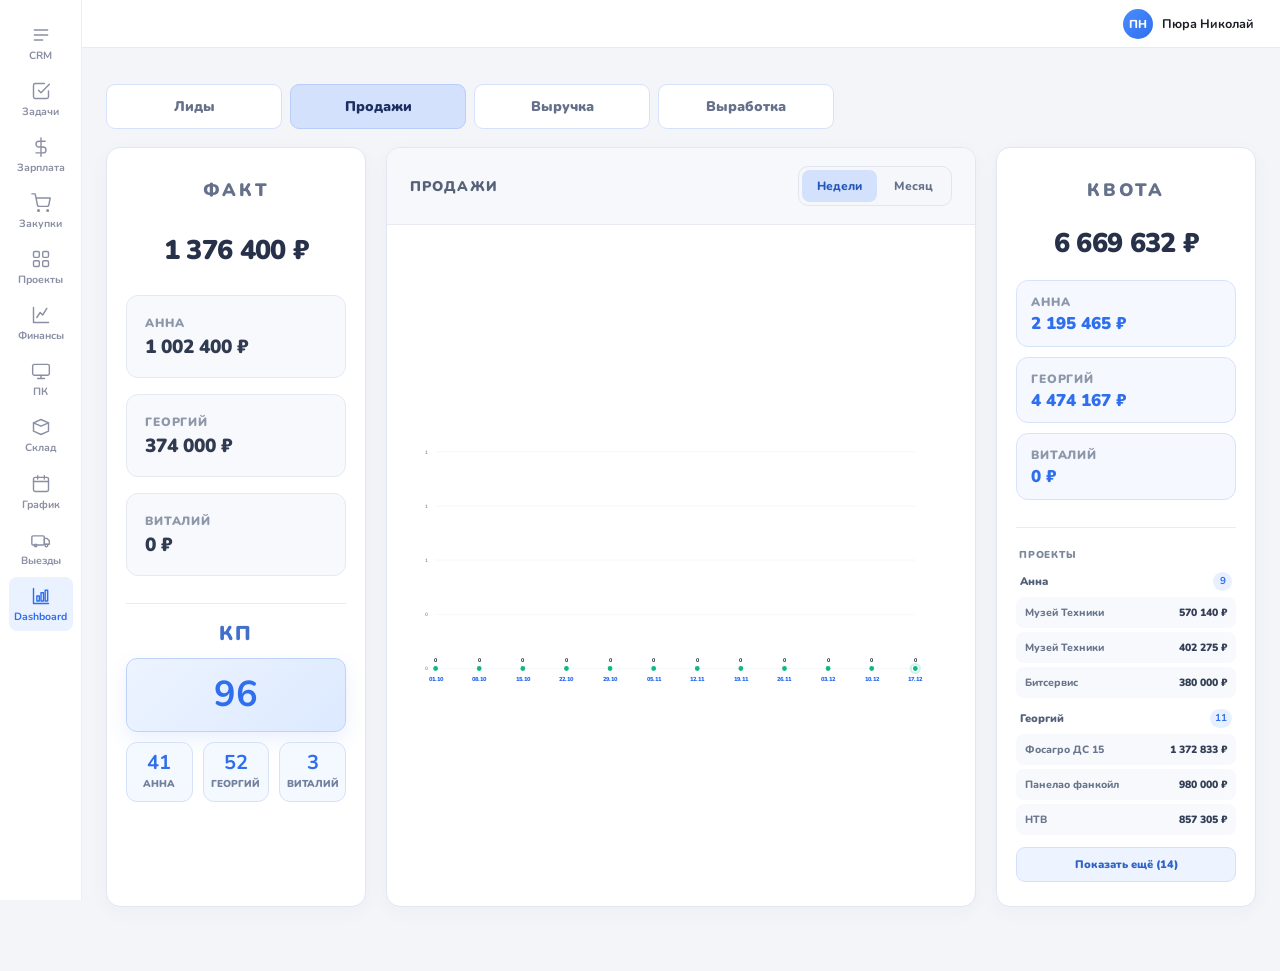
<file: assets/august31-dashboard/dashboard-report.html>
<!DOCTYPE html>
<html lang="ru">
<head>
  <meta charset="UTF-8">
  <meta name="viewport" content="width=device-width,initial-scale=1">
  <title>Dashboard · Climate</title>
  <link href="https://fonts.googleapis.com/css2?family=Nunito:wght@400;600;700;800;900&display=swap" rel="stylesheet">
  <link rel="stylesheet" href="dashboard-erp.css">
  <link rel="stylesheet" href="dashboard-report.css">
</head>
<body class="report-body">
<aside class="erp-sidebar" aria-label="Разделы ERP">
  <div class="erp-sidebar-scroll">
    <div class="erp-side-item" onclick="location.href='index.html'"><svg viewBox="0 0 24 24"><path d="M4 6h16M4 12h16M4 18h10"/></svg><span>CRM</span></div>
    <div class="erp-side-item" onclick="location.href='index_17.html'"><svg viewBox="0 0 24 24"><path d="M9 11l3 3L22 4"/><path d="M21 12v7a2 2 0 0 1-2 2H5a2 2 0 0 1-2-2V5a2 2 0 0 1 2-2h11"/></svg><span>Задачи</span></div>
    <div class="erp-side-item" onclick="location.href='index_18.html'"><svg viewBox="0 0 24 24"><path d="M12 1v22M17 5H9.5a3.5 3.5 0 0 0 0 7h5a3.5 3.5 0 0 1 0 7H6"/></svg><span>Зарплата</span></div>
    <div class="erp-side-item"><svg viewBox="0 0 24 24"><circle cx="9" cy="21" r="1"/><circle cx="20" cy="21" r="1"/><path d="M1 1h4l2.7 13.4a2 2 0 0 0 2 1.6h9.7a2 2 0 0 0 2-1.6L23 6H6"/></svg><span>Закупки</span></div>
    <div class="erp-side-item" onclick="location.href='index_19.html'"><svg viewBox="0 0 24 24"><rect x="3" y="3" width="7" height="7" rx="1.5"/><rect x="14" y="3" width="7" height="7" rx="1.5"/><rect x="3" y="14" width="7" height="7" rx="1.5"/><rect x="14" y="14" width="7" height="7" rx="1.5"/></svg><span>Проекты</span></div>
    <div class="erp-side-item" onclick="location.href='index_23.html'"><svg viewBox="0 0 24 24"><path d="M3 3v18h18"/><path d="M7 15l4-6 3 3 5-8"/></svg><span>Финансы</span></div>
    <div class="erp-side-item" onclick="location.href='index_24.html'"><svg viewBox="0 0 24 24"><rect x="2" y="4" width="20" height="13" rx="2"/><path d="M8 21h8M12 17v4"/></svg><span>ПК</span></div>
    <div class="erp-side-item"><svg viewBox="0 0 24 24"><path d="M3 7l9-4 9 4-9 4-9-4z"/><path d="M3 7v10l9 4 9-4V7"/></svg><span>Склад</span></div>
    <div class="erp-side-item" onclick="location.href='index_21.html'"><svg viewBox="0 0 24 24"><rect x="3" y="4" width="18" height="17" rx="2"/><path d="M3 9h18M8 2v4M16 2v4"/></svg><span>График</span></div>
    <div class="erp-side-item" onclick="location.href='index_22.html'"><svg viewBox="0 0 24 24"><rect x="1" y="7" width="15" height="11" rx="1.5"/><path d="M16 10h3l3 3v4h-6z"/><circle cx="5.5" cy="18.5" r="1.6"/><circle cx="18.5" cy="18.5" r="1.6"/></svg><span>Выезды</span></div>
    <div class="erp-side-item active"><svg viewBox="0 0 24 24"><path d="M3 3v18h18"/><rect x="7" y="12" width="3" height="6"/><rect x="12" y="8" width="3" height="10"/><rect x="17" y="5" width="3" height="13"/></svg><span>Dashboard</span></div>
  </div>
</aside>
<header class="erp-topbar"><span class="erp-page-label" id="pageLabel"></span><div class="erp-user-chip"><span class="erp-user-avatar">ПН</span><span class="erp-user-name">Пюра Николай</span></div></header>

<nav class="dashboard-section-tabs" aria-label="Разделы Dashboard">
  <a class="dashboard-section-tab" data-view="leads" href="dashboard.html">Лиды</a>
  <a class="dashboard-section-tab" data-view="sales" href="dashboard-report.html?view=sales">Продажи</a>
  <a class="dashboard-section-tab" data-view="revenue" href="dashboard-report.html?view=revenue">Выручка</a>
  <a class="dashboard-section-tab" data-view="production" href="dashboard-report.html?view=production">Выработка</a>
</nav>

<main class="report-wrap" id="reportRoot" aria-live="polite"></main>
<script src="dashboard-data.js"></script>
<script src="dashboard-live.js"></script>
<script src="dashboard-report.js"></script>
</body>
</html>
</file>
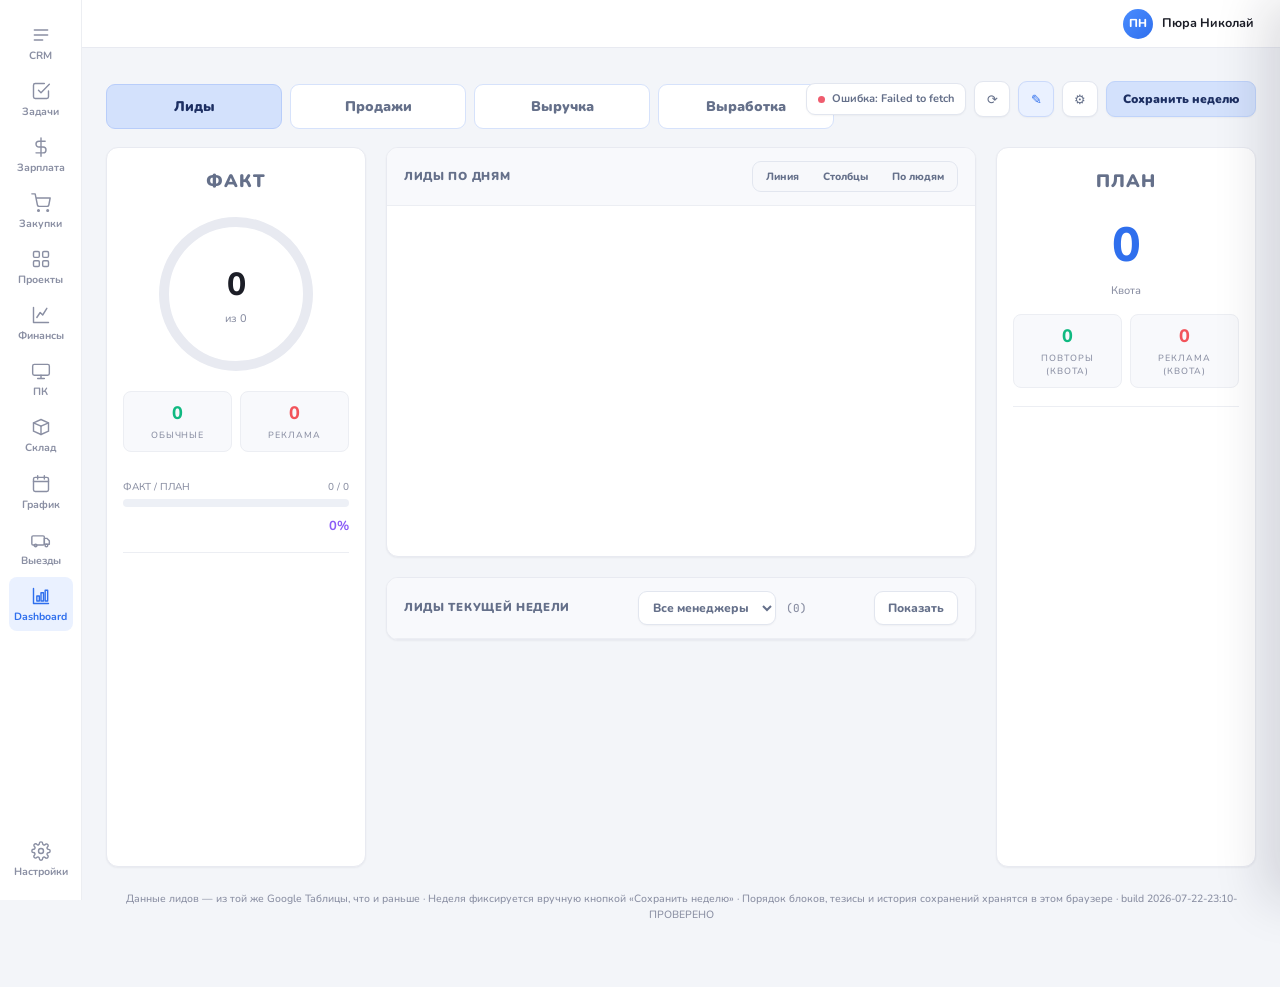
<file: assets/august31-dashboard/dashboard.html>
<!DOCTYPE html>
<html lang="ru">
<head>
<meta charset="UTF-8">
<meta name="viewport" content="width=device-width, initial-scale=1.0">
<title>Dashboard — ERP</title>
<link rel="preconnect" href="https://fonts.googleapis.com">
<link href="https://fonts.googleapis.com/css2?family=Orbitron:wght@600;800&family=Rajdhani:wght@500;600;700&family=JetBrains+Mono:wght@400;600;700&display=swap" rel="stylesheet">
<style>
  :root{
    --bg: #05070f;
    --panel: #12162a;
    --panel-2: #171b34;
    --line: #262c4d;
    --text: #eef0fb;
    --text-dim: #7d84ad;
    --accent: #22d3ee;
    --accent-2: #a855f7;
    --accent-3: #ec4899;
    --accent-dim: #2f5a75;
    --ok: #34e0a1;
    --warn: #ff5d7a;
    --font-size: 14px;
    --gap: 14px;
    --radius: 12px;
    --maxw: 2000px;
    --panel-alpha: 0.62;
    --mono: 'JetBrains Mono', 'Courier New', monospace;
    --sans: 'Rajdhani', -apple-system, 'Segoe UI', sans-serif;
    --display: 'Orbitron', 'Rajdhani', sans-serif;
  }
  *{box-sizing:border-box;}
  html,body{margin:0;padding:0;}
  body{
    background:
      radial-gradient(1100px 620px at 12% -10%, rgba(168,85,247,.10) 0%, transparent 60%),
      radial-gradient(1100px 620px at 90% 4%, rgba(34,211,238,.08) 0%, transparent 58%),
      radial-gradient(700px 500px at 50% 110%, rgba(236,72,153,.06) 0%, transparent 60%),
      var(--bg);
    color:var(--text);
    font-family:var(--sans);
    font-size:var(--font-size);
    font-weight:500;
    line-height:1.5;
    min-height:100vh;
    padding:28px 24px 80px;
    position:relative;
    overflow-x:hidden;
  }

  /* ===== Starfield & planets ===== */
  .starfield{position:fixed; inset:0; z-index:-1; overflow:hidden; pointer-events:none;}
  .star{position:absolute; background:#fff; border-radius:50%; animation:twinkle ease-in-out infinite;}
  @keyframes twinkle{0%,100%{opacity:.12;} 50%{opacity:.95;}}
  .shooting-star{
    position:absolute; width:100px; height:2px;
    background:linear-gradient(90deg, rgba(255,255,255,0), rgba(255,255,255,.95));
    border-radius:2px; opacity:0; animation:shoot linear infinite;
  }
  @keyframes shoot{
    0%{opacity:0; transform:translate(0,0) rotate(-18deg);}
    3%{opacity:1;}
    22%{opacity:0; transform:translate(460px,150px) rotate(-18deg);}
    100%{opacity:0;}
  }


  /* ===== Archive banner ===== */
  .archive-banner{
    max-width:var(--maxw); margin:0 auto 18px; display:none;
    align-items:center; justify-content:space-between; gap:12px; flex-wrap:wrap;
    padding:10px 18px; border-radius:20px; border:1px solid var(--accent-2);
    background:color-mix(in srgb, var(--accent-2) 16%, transparent);
    font-family:var(--mono); font-size:12px; color:var(--text);
  }
  .archive-banner.show{display:flex;}
  .archive-banner b{color:var(--accent-2);}

  .topbar{
    display:flex; align-items:flex-end; justify-content:space-between;
    gap:var(--gap); max-width:var(--maxw); margin:0 auto 20px; flex-wrap:wrap;
  }
  .brand{display:flex; align-items:center; gap:14px;}
  .brand-mark{
    width:44px; height:44px; border-radius:13px; border:1px solid var(--line);
    background:linear-gradient(145deg, rgba(34,211,238,.10), rgba(168,85,247,.10));
    display:flex; align-items:center; justify-content:center; color:var(--accent);
    box-shadow: 0 0 14px rgba(34,211,238,.18);
  }
  .brand h1{
    font-family:var(--display); font-size:29px; margin:0; letter-spacing:.05em; font-weight:800;
    background:linear-gradient(90deg, var(--accent), var(--accent-2) 55%, var(--accent-3));
    -webkit-background-clip:text; background-clip:text; color:transparent;
  }

  .status-row{display:flex; align-items:center; gap:12px; flex-wrap:wrap;}
  .status-pill{
    font-family:var(--mono); font-size:11px; color:var(--text-dim);
    display:flex; align-items:center; gap:7px;
    padding:6px 10px; border:1px solid var(--line); border-radius:20px;
    background:color-mix(in srgb, var(--panel) 75%, transparent);
    backdrop-filter:blur(8px);
  }
  .dot{width:7px; height:7px; border-radius:50%; background:var(--text-dim); flex:none;}
  .dot.live{background:var(--ok); box-shadow:0 0 0 3px rgba(52,224,161,.16); animation:pulse 2.4s infinite;}
  .dot.err{background:var(--warn);}
  @keyframes pulse{0%,100%{box-shadow:0 0 0 3px rgba(52,224,161,.16);} 50%{box-shadow:0 0 0 6px rgba(52,224,161,.04);}}
  .icon-btn{
    width:34px; height:34px; border-radius:10px; border:1px solid var(--line);
    background:color-mix(in srgb, var(--panel) 75%, transparent);
    color:var(--text-dim); cursor:pointer; display:flex; align-items:center; justify-content:center;
    transition:all .15s ease; flex:none;
  }
  .icon-btn:hover{color:var(--accent); border-color:var(--accent-dim);}
  .icon-btn.pencil{color:var(--accent-3); border-color:rgba(236,72,153,.3);}
  .icon-btn.pencil.active{background:rgba(236,72,153,.14);}

  .btn{
    font-family:var(--sans); font-size:12px; font-weight:600; padding:7px 13px;
    border-radius:20px; border:1px solid var(--line); background:transparent;
    color:var(--text-dim); cursor:pointer; transition:all .15s ease;
  }
  .btn:hover{border-color:var(--accent-dim); color:var(--accent);}
  .btn.primary{background:linear-gradient(90deg, var(--accent), var(--accent-2)); color:#0a0d1c; border-color:transparent; font-weight:700;}
  .btn.save-week{
    background:linear-gradient(90deg, var(--ok), var(--accent)); color:#08150f; border-color:transparent;
    font-weight:800; padding:9px 18px; font-size:12.5px;
  }

  .layout{max-width:var(--maxw); margin:0 auto; display:grid; grid-template-columns:220px 1fr 220px; gap:24px; align-items:stretch;}
  .layout .main-col{align-self:start;}
  @media (max-width:1150px){ .layout{grid-template-columns:1fr 1fr;} .layout .main-col{grid-column:1 / -1;} }
  @media (max-width:700px){ .layout{grid-template-columns:1fr;} }

  .dial-card{
    background:color-mix(in srgb, var(--panel) calc(var(--panel-alpha) * 100%), transparent);
    backdrop-filter:blur(14px);
    border:1px solid var(--line);
    border-radius:var(--radius); padding:22px 16px 18px; text-align:center;
    display:flex; flex-direction:column;
  }
  .dial-wrap{position:relative; width:170px; height:170px; margin:0 auto 12px;}
  .dial-label{
    font-family:var(--display); font-size:11px; letter-spacing:.18em; color:var(--text-dim);
    text-transform:uppercase; margin-bottom:14px;
  }
  .dial-center{position:absolute; inset:0; display:flex; flex-direction:column; align-items:center; justify-content:center;}
  .dial-num{font-family:var(--display); font-size:32px; font-weight:800; color:var(--text);}
  .dial-num.big{font-size:48px; text-shadow:0 0 22px rgba(168,85,247,.4);}
  .dial-sub{font-family:var(--mono); font-size:11px; color:var(--text-dim); margin-top:2px;}

  .planfact{margin-top:14px; text-align:left;}
  .planfact-row{display:flex; justify-content:space-between; font-family:var(--mono); font-size:10px; color:var(--text-dim); margin-bottom:4px;}
  .planfact-track{position:relative; height:8px; border-radius:5px; background:var(--line); overflow:hidden; margin-bottom:10px;}
  .planfact-fill{position:absolute; inset:0; width:0%; border-radius:5px; background:linear-gradient(90deg, var(--accent), var(--accent-2), var(--accent-3)); transition:width .5s ease;}
  .planfact-pct{font-family:var(--display); font-size:13px; font-weight:700; color:var(--accent-2); text-align:right;}

  .stat-chips{display:flex; gap:8px; margin-bottom:14px;}
  .stat-chip{flex:1; border:1px solid var(--line); border-radius:8px; padding:8px 6px; text-align:center; background:color-mix(in srgb, var(--panel-2) 70%, transparent);}
  .stat-chip-num{display:block; font-family:var(--display); font-size:18px; font-weight:800;}
  .stat-chip-label{display:block; font-family:var(--mono); font-size:9px; color:var(--text-dim); text-transform:uppercase; letter-spacing:.1em; margin-top:2px;}
  .stat-chip.repeats .stat-chip-num{color:var(--ok);}
  .stat-chip.ads .stat-chip-num{color:var(--accent-3);}

  .planfact-list{margin-top:16px; border-top:1px solid var(--line); padding-top:12px; text-align:left; flex:1;}
  .pf-item{margin-bottom:9px;}
  .pf-item-row{display:flex; justify-content:space-between; font-family:var(--mono); font-size:10px; margin-bottom:3px;}
  .pf-item-name{color:var(--text); font-weight:600;}
  .pf-item-nums{color:var(--text-dim);}
  .pf-item-track{position:relative; height:5px; border-radius:4px; background:var(--line); overflow:hidden;}
  .pf-item-fill{position:absolute; inset:0; width:0%; border-radius:4px; background:linear-gradient(90deg, var(--accent), var(--accent-2)); transition:width .4s ease;}
  .pf-item-fill.over{background:linear-gradient(90deg, var(--ok), var(--accent));}

  .mgr-list{text-align:left; border-top:1px solid var(--line); padding-top:12px; margin-top:4px; flex:1;}
  .mgr-row{display:flex; align-items:center; justify-content:space-between; gap:8px; padding:7px 0; border-bottom:1px solid var(--line);}
  .mgr-row:last-child{border-bottom:none;}
  .mgr-row-name{font-family:var(--sans); font-weight:700; font-size:14px; color:var(--text); text-align:left;}
  .mgr-row-name.ad{color:var(--accent-3);}
  .mgr-row .del{color:var(--warn); cursor:pointer; font-size:11px; margin-left:6px; display:none;}
  body.edit-active .mgr-row .del{display:inline;}

  .main-col{display:flex; flex-wrap:wrap; gap:20px; align-content:flex-start;}
  .panel-slot{display:flex; flex-direction:column;}
  .panel-slot.w-full{flex:1 1 100%;}
  .panel-slot.w-half{flex:1 1 calc(50% - 10px); min-width:340px;}

  .panel{
    background:color-mix(in srgb, var(--panel) calc(var(--panel-alpha) * 100%), transparent);
    backdrop-filter:blur(14px);
    border:1px solid var(--line); border-radius:var(--radius); overflow:hidden; flex:1; display:flex; flex-direction:column;
  }
  .panel-head{
    display:flex; align-items:center; justify-content:space-between; padding:14px 18px;
    border-bottom:1px solid var(--line);
    background:color-mix(in srgb, var(--panel-2) 65%, transparent);
    gap:10px; flex-wrap:wrap;
  }
  .panel-head-left{display:flex; align-items:center; gap:10px; flex-wrap:wrap;}
  .panel-head h2{
    font-family:var(--display); font-size:12px; margin:0; text-transform:uppercase;
    letter-spacing:.13em; color:var(--text-dim); font-weight:700;
  }

  .quota-input{
    width:56px; background:var(--bg); border:1.5px solid var(--accent-dim); color:var(--text);
    font-family:var(--mono); text-align:center; border-radius:6px; padding:5px 4px;
    font-size:15px; font-weight:700;
  }
  .quota-input:focus{ outline:none; border-color:var(--accent); box-shadow:0 0 0 2px rgba(34,211,238,.2); }
  .quota-input:disabled{ color:var(--text); cursor:default; opacity:1; }
  .mgr-row-quota{ font-family:var(--mono); font-weight:700; font-size:15px; color:var(--text); }

  .add-row{padding:12px 0 0; display:none; gap:8px; border-top:1px solid var(--line); flex-wrap:wrap; margin-top:12px;}
  .add-row.visible{display:flex;}
  .add-row input{background:var(--bg); border:1px solid var(--line); color:var(--text); padding:7px 10px; border-radius:6px; font-family:var(--sans); font-size:12.5px;}
  .add-row input[name="add-name"]{flex:1; min-width:90px;}
  .add-row input[name="add-quota"]{width:70px;}

  .chart-wrap{min-height:350px; padding:16px 18px 8px; overflow:hidden; display:flex; align-items:center;}
  .chart-wrap > svg{display:block; width:100%; height:auto; min-width:0;}
  .chart-empty{padding:34px; text-align:center; color:var(--text-dim); font-family:var(--mono); font-size:12px;}

  .segmented{display:flex; gap:2px; padding:2px; border:1px solid var(--line); border-radius:20px; background:var(--bg);}
  .segmented button{
    border:none; background:transparent; color:var(--text-dim); font-family:var(--mono); font-size:10.5px;
    padding:5px 11px; border-radius:16px; cursor:pointer; transition:all .15s ease;
  }
  .segmented button.active{background:#d3e1fc; color:#2457b9; font-weight:800; box-shadow:inset 0 0 0 1px #bfd3fa;}
  .segmented button:not(.active):hover{color:var(--accent);}

  .leads-body{max-height:0; overflow:hidden; transition:max-height .35s ease;}
  .leads-body.open{max-height:3000px; overflow:auto;}
  table{width:100%; border-collapse:collapse; font-family:var(--mono);}
  th, td{padding: calc(var(--gap) * 0.55) calc(var(--gap) * 0.6); text-align:left; border-bottom:1px solid var(--line); font-size:calc(var(--font-size) - 1px); white-space:normal;}
  th{color:var(--text-dim); font-weight:700; font-size:10.5px; text-transform:uppercase; letter-spacing:.08em; background:color-mix(in srgb, var(--panel-2) 60%, transparent); font-family:var(--display);}
  tr:last-child td{border-bottom:none;}
  .leads-table td a{color:var(--accent); text-decoration:none;}
  .leads-table td a:hover{text-decoration:underline;}
  .badge{display:inline-block; padding:2px 8px; border-radius:10px; font-size:10px; font-family:var(--mono); text-transform:uppercase;}
  .badge.повтор{background:rgba(52,224,161,.14); color:var(--ok);}
  .badge.реклама{background:rgba(236,72,153,.14); color:var(--accent-3);}
  .leads-table th[data-sort]{cursor:pointer; user-select:none;}
  .leads-table th[data-sort]:hover{color:var(--accent);}
  .leads-table th.sorted-asc, .leads-table th.sorted-desc{color:var(--accent-2);}

  .thesis-grid{display:grid; grid-template-columns:1fr 1fr; gap:0;}
  @media (max-width:700px){ .thesis-grid{grid-template-columns:1fr;} }
  .thesis-col{padding:20px 22px;}
  .thesis-col + .thesis-col{border-left:1px solid var(--line);}
  @media (max-width:700px){ .thesis-col + .thesis-col{border-left:none; border-top:1px solid var(--line);} }
  .thesis-title{font-family:var(--display); font-size:12.5px; letter-spacing:.1em; text-transform:uppercase; margin-bottom:14px; display:flex; align-items:center; gap:8px;}
  .thesis-title.done{color:var(--ok);}
  .thesis-title.plans{color:var(--accent-2);}
  .thesis-list{list-style:none; margin:0; padding:0; display:flex; flex-direction:column; gap:10px;}
  .thesis-list li{font-family:var(--sans); font-weight:700; font-size:18px; line-height:1.3; padding-left:20px; position:relative; color:var(--text);}
  .thesis-list li::before{content:'▸'; position:absolute; left:0; color:var(--accent);}
  .thesis-list.plans li::before{color:var(--accent-2);}
  .thesis-edit{display:none;}
  body.edit-active .thesis-view{display:none;}
  body.edit-active .thesis-edit{display:block;}
  .thesis-edit textarea{width:100%; min-height:110px; background:var(--bg); border:1px solid var(--line); color:var(--text); font-family:var(--sans); font-size:15px; font-weight:600; padding:10px 12px; border-radius:6px; resize:vertical; line-height:1.5;}
  .thesis-edit textarea:focus{outline:none; border-color:var(--accent-3);}
  .thesis-hint{font-family:var(--mono); font-size:10px; color:var(--text-dim); margin-top:6px;}

  .drawer-overlay{position:fixed; inset:0; background:rgba(0,0,0,.5); opacity:0; pointer-events:none; transition:opacity .2s ease; z-index:40;}
  .drawer-overlay.open{opacity:1; pointer-events:auto;}
  .drawer{position:fixed; top:0; right:0; height:100%; width:340px; background:var(--panel); border-left:1px solid var(--line); transform:translateX(100%); transition:transform .25s ease; z-index:41; padding:22px 20px; overflow-y:auto;}
  .drawer.open{transform:translateX(0);}
  .drawer h3{font-size:12px; text-transform:uppercase; letter-spacing:.1em; color:var(--text-dim); margin:22px 0 10px;}
  .drawer h3:first-of-type{margin-top:0;}
  .field-row{display:flex; align-items:center; justify-content:space-between; margin-bottom:12px; gap:10px;}
  .field-row label{font-size:12.5px; color:var(--text);}
  .field-row input[type="color"]{width:34px; height:24px; border:none; border-radius:4px; background:none; cursor:pointer;}
  .field-row input[type="range"]{width:120px;}
  .field-row select{background:var(--bg); color:var(--text); border:1px solid var(--line); border-radius:3px; padding:4px 6px; font-size:12px;}
  .font-btns{display:flex; gap:4px;}
  .font-btns button{width:26px; height:26px; border-radius:5px; border:1px solid var(--line); background:var(--bg); color:var(--text); cursor:pointer; font-family:var(--mono); font-size:12px;}
  .font-btns button:hover{border-color:var(--accent-dim); color:var(--accent);}
  .drawer-close{position:absolute; top:18px; right:16px; background:none; border:none; color:var(--text-dim); font-size:20px; cursor:pointer;}
  .reset-link{margin-top:26px; font-size:11px; color:var(--text-dim); cursor:pointer; text-decoration:underline;}
  .config-box{background:var(--bg); border:1px solid var(--line); border-radius:3px; padding:10px; margin-bottom:14px;}
  .config-box input{width:100%; background:transparent; border:none; color:var(--text-dim); font-family:var(--mono); font-size:10.5px; outline:none;}
  .config-box label{font-size:10px; color:var(--text-dim); text-transform:uppercase; letter-spacing:.08em;}

  .block-row{display:flex; align-items:center; justify-content:space-between; gap:8px; padding:8px 0; border-bottom:1px solid var(--line);}
  .block-row:last-child{border-bottom:none;}
  .block-row-name{font-size:12.5px; color:var(--text); font-weight:600; flex:1;}
  .block-row-controls{display:flex; align-items:center; gap:6px;}
  .mini-btn{width:24px; height:24px; border-radius:5px; border:1px solid var(--line); background:var(--bg); color:var(--text-dim); cursor:pointer; font-size:11px; display:flex; align-items:center; justify-content:center;}
  .mini-btn:hover{color:var(--accent); border-color:var(--accent-dim);}
  .block-row select{background:var(--bg); color:var(--text); border:1px solid var(--line); border-radius:3px; padding:3px 4px; font-size:11px;}

  .theme-grid{display:flex; flex-direction:column; gap:8px;}
  .theme-card{
    display:flex; align-items:center; gap:10px; padding:10px 12px; border-radius:10px;
    border:1px solid var(--line); background:var(--bg); cursor:pointer; transition:all .15s ease;
  }
  .theme-card:hover{border-color:var(--accent-dim);}
  .theme-card.active{border-color:var(--accent); box-shadow:0 0 0 1px var(--accent);}
  .theme-card .swatches{display:flex; gap:4px;}
  .theme-card .swatches span{width:16px; height:16px; border-radius:50%; display:inline-block; border:1px solid rgba(255,255,255,.15);}
  .theme-card .theme-name{font-family:var(--sans); font-weight:700; font-size:13px; color:var(--text);}

  .history-list{padding:2px 0 6px;}
  .history-row{display:flex; justify-content:space-between; align-items:center; padding:8px 0; border-bottom:1px solid var(--line); font-family:var(--mono); font-size:10.5px; color:var(--text-dim); cursor:pointer; transition:color .15s ease;}
  .history-row:hover{color:var(--accent);}
  .history-row:last-child{border-bottom:none;}
  .history-row b{color:var(--text); font-family:var(--sans);}
  .history-empty{padding:10px 0; color:var(--text-dim); font-family:var(--mono); font-size:11px;}

  .foot-note{max-width:var(--maxw); margin:26px auto 0; text-align:center; font-size:11px; color:var(--text-dim); font-family:var(--mono);}

  body.compact td, body.compact th{padding:4px 6px;}
  body.compact .panel-head{padding:9px 14px;}
</style>
<link href="https://fonts.googleapis.com/css2?family=Nunito:wght@400;600;700;800;900&display=swap" rel="stylesheet">
<link rel="stylesheet" href="dashboard-erp.css">
</head>
<body>

<aside class="erp-sidebar" aria-label="Разделы ERP">
  <div class="erp-sidebar-scroll">
    <div class="erp-side-item" onclick="location.href='index.html'">
      <svg viewBox="0 0 24 24"><path d="M4 6h16M4 12h16M4 18h10"/></svg><span>CRM</span>
    </div>
    <div class="erp-side-item" onclick="location.href='index_17.html'">
      <svg viewBox="0 0 24 24"><path d="M9 11l3 3L22 4"/><path d="M21 12v7a2 2 0 0 1-2 2H5a2 2 0 0 1-2-2V5a2 2 0 0 1 2-2h11"/></svg><span>Задачи</span>
    </div>
    <div class="erp-side-item" onclick="location.href='index_18.html'">
      <svg viewBox="0 0 24 24"><path d="M12 1v22M17 5H9.5a3.5 3.5 0 0 0 0 7h5a3.5 3.5 0 0 1 0 7H6"/></svg><span>Зарплата</span>
    </div>
    <div class="erp-side-item">
      <svg viewBox="0 0 24 24"><circle cx="9" cy="21" r="1"/><circle cx="20" cy="21" r="1"/><path d="M1 1h4l2.7 13.4a2 2 0 0 0 2 1.6h9.7a2 2 0 0 0 2-1.6L23 6H6"/></svg><span>Закупки</span>
    </div>
    <div class="erp-side-item" onclick="location.href='index_19.html'">
      <svg viewBox="0 0 24 24"><rect x="3" y="3" width="7" height="7" rx="1.5"/><rect x="14" y="3" width="7" height="7" rx="1.5"/><rect x="3" y="14" width="7" height="7" rx="1.5"/><rect x="14" y="14" width="7" height="7" rx="1.5"/></svg><span>Проекты</span>
    </div>
    <div class="erp-side-item" onclick="location.href='index_23.html'">
      <svg viewBox="0 0 24 24"><path d="M3 3v18h18"/><path d="M7 15l4-6 3 3 5-8"/></svg><span>Финансы</span>
    </div>
    <div class="erp-side-item" onclick="location.href='index_24.html'">
      <svg viewBox="0 0 24 24"><rect x="2" y="4" width="20" height="13" rx="2"/><path d="M8 21h8M12 17v4"/></svg><span>ПК</span>
    </div>
    <div class="erp-side-item">
      <svg viewBox="0 0 24 24"><path d="M3 7l9-4 9 4-9 4-9-4z"/><path d="M3 7v10l9 4 9-4V7"/><path d="M12 11v10"/></svg><span>Склад</span>
    </div>
    <div class="erp-side-item" onclick="location.href='index_21.html'">
      <svg viewBox="0 0 24 24"><rect x="3" y="4" width="18" height="17" rx="2"/><path d="M3 9h18M8 2v4M16 2v4"/></svg><span>График</span>
    </div>
    <div class="erp-side-item" onclick="location.href='index_22.html'">
      <svg viewBox="0 0 24 24"><rect x="1" y="7" width="15" height="11" rx="1.5"/><path d="M16 10h3l3 3v4h-6z"/><circle cx="5.5" cy="18.5" r="1.6"/><circle cx="18.5" cy="18.5" r="1.6"/></svg><span>Выезды</span>
    </div>
    <div class="erp-side-item active">
      <svg viewBox="0 0 24 24"><path d="M3 3v18h18"/><rect x="7" y="12" width="3" height="6"/><rect x="12" y="8" width="3" height="10"/><rect x="17" y="5" width="3" height="13"/></svg><span>Dashboard</span>
    </div>
  </div>
  <div class="erp-side-item">
    <svg viewBox="0 0 24 24"><circle cx="12" cy="12" r="3"/><path d="M19.4 15a1.7 1.7 0 0 0 .3 1.9l.1.1a2 2 0 1 1-2.8 2.8l-.1-.1a1.7 1.7 0 0 0-1.9-.3 1.7 1.7 0 0 0-1 1.6V21a2 2 0 1 1-4 0v-.1a1.7 1.7 0 0 0-1-1.6 1.7 1.7 0 0 0-1.9.3l-.1.1a2 2 0 1 1-2.8-2.8l.1-.1a1.7 1.7 0 0 0 .3-1.9 1.7 1.7 0 0 0-1.6-1H3a2 2 0 1 1 0-4h.1a1.7 1.7 0 0 0 1.6-1 1.7 1.7 0 0 0-.3-1.9l-.1-.1a2 2 0 1 1 2.8-2.8l.1.1a1.7 1.7 0 0 0 1.9.3H9a1.7 1.7 0 0 0 1-1.6V3a2 2 0 1 1 4 0v.1a1.7 1.7 0 0 0 1 1.6 1.7 1.7 0 0 0 1.9-.3l.1-.1a2 2 0 1 1 2.8 2.8l-.1.1a1.7 1.7 0 0 0-.3 1.9V9a1.7 1.7 0 0 0 1.6 1H21a2 2 0 1 1 0 4h-.1a1.7 1.7 0 0 0-1.6 1z"/></svg><span>Настройки</span>
  </div>
</aside>

<header class="erp-topbar">
  <span class="erp-page-label"></span>
  <div class="erp-user-chip">
    <span class="erp-user-avatar">ПН</span>
    <span class="erp-user-name">Пюра Николай</span>
  </div>
</header>

<div class="starfield" id="starfield"></div>

<nav class="dashboard-section-tabs" aria-label="Разделы Dashboard">
  <a class="dashboard-section-tab active" href="dashboard.html" aria-current="page">Лиды</a>
  <a class="dashboard-section-tab" href="dashboard-report.html?view=sales">Продажи</a>
  <a class="dashboard-section-tab" href="dashboard-report.html?view=revenue">Выручка</a>
  <a class="dashboard-section-tab" href="dashboard-report.html?view=production">Выработка</a>
</nav>

<div class="topbar">
  <div class="status-row">
    <div class="status-pill"><span class="dot" id="statusDot"></span><span id="statusText">Подключение…</span></div>
    <div class="status-pill" id="updatedAtPill">—</div>
    <div class="status-pill" id="backendWarnPill" style="display:none; border-color:var(--warn); color:var(--warn);" title="Бэкенд Apps Script ещё не обновлён — сохранение недели, тезисы и общий просмотр работать не будут">⚠ бэкенд устарел</div>
    <button class="icon-btn" id="refreshBtn" title="Обновить сейчас">⟳</button>
    <button class="icon-btn pencil" id="editModeBtn" title="Редактировать квоты и тезисы">✎</button>
    <button class="icon-btn" id="settingsBtn" title="Настройки">⚙</button>
    <button class="btn save-week" id="saveWeekBtn" title="Зафиксировать текущую неделю и начать новую">Сохранить неделю</button>
  </div>
</div>

<div class="archive-banner" id="archiveBanner">
  <span>Просмотр сохранённой недели: <b id="archiveLabel"></b></span>
  <button class="btn primary" id="archiveExitBtn">← Вернуться к текущей неделе</button>
</div>

<div class="layout">
  <!-- Прошедшая неделя (факт) -->
  <div class="dial-card">
    <div class="dial-label dial-label-main">Факт</div>
    <div class="dial-wrap">
      <svg viewBox="0 0 170 170" width="170" height="170">
        <defs>
          <linearGradient id="dialGradient" x1="0%" y1="0%" x2="100%" y2="100%">
            <stop offset="0%" stop-color="#22d3ee"/><stop offset="55%" stop-color="#a855f7"/><stop offset="100%" stop-color="#ec4899"/>
          </linearGradient>
        </defs>
        <circle cx="85" cy="85" r="72" fill="none" stroke="var(--line)" stroke-width="10"/>
        <circle id="dialProgress" cx="85" cy="85" r="72" fill="none" stroke="url(#dialGradient)" stroke-width="10" stroke-linecap="round" stroke-dasharray="452" stroke-dashoffset="452" transform="rotate(-90 85 85)"/>
      </svg>
      <div class="dial-center"><div class="dial-num" id="dialTotal">0</div><div class="dial-sub" id="dialTarget">из 0</div></div>
    </div>
    <div class="stat-chips">
      <div class="stat-chip repeats"><span class="stat-chip-num" id="repeatsCount">0</span><span class="stat-chip-label">Обычные</span></div>
      <div class="stat-chip ads"><span class="stat-chip-num" id="adsCount">0</span><span class="stat-chip-label">Реклама</span></div>
    </div>
    <div class="planfact">
      <div class="planfact-row"><span>ФАКТ / ПЛАН</span><span id="planFactNums">0 / 0</span></div>
      <div class="planfact-track"><div class="planfact-fill" id="planFactFill"></div></div>
      <div class="planfact-pct" id="planFactPct">0%</div>
    </div>
    <div class="planfact-list" id="planFactList"></div>
  </div>

  <div class="main-col" id="mainCol"></div>

  <!-- Текущая неделя (квоты/цели) -->
  <div class="dial-card">
    <div class="dial-label dial-label-main">План</div>
    <div class="dial-num big" id="futureQuotaTotal">0</div>
    <div class="dial-sub" style="margin-bottom:14px;">Квота</div>
    <div class="stat-chips">
      <div class="stat-chip repeats"><span class="stat-chip-num" id="futureRegularCount">0</span><span class="stat-chip-label">Повторы (квота)</span></div>
      <div class="stat-chip ads"><span class="stat-chip-num" id="futureAdsCount">0</span><span class="stat-chip-label">Реклама (квота)</span></div>
    </div>
    <div class="mgr-list" id="managerQuotaList"></div>
    <div class="add-row" id="addRow">
      <input type="text" name="add-name" id="addName" placeholder="Имя">
      <input type="number" name="add-quota" id="addQuota" placeholder="Квота" value="0">
      <button class="btn primary" id="addManagerBtn">+</button>
    </div>
  </div>
</div>

<div class="foot-note">Данные лидов — из той же Google Таблицы, что и раньше · Неделя фиксируется вручную кнопкой «Сохранить неделю» · Порядок блоков, тезисы и история сохранений хранятся в этом браузере · build 2026-07-22-23:10-ПРОВЕРЕНО</div>

<div class="drawer-overlay" id="drawerOverlay"></div>
<div class="drawer" id="drawer">
  <button class="drawer-close" id="drawerClose">×</button>

  <h3>Быстрые настройки</h3>
  <div class="field-row">
    <label>Ширина дашборда</label>
    <select id="widthSelect">
      <option value="1150">Узкая</option>
      <option value="1400" selected>Обычная</option>
      <option value="1650">Широкая</option>
      <option value="2000">Во всю ширину</option>
    </select>
  </div>
  <div class="field-row"><label>Компактный режим</label><input type="checkbox" id="compactToggle"></div>
  <div class="field-row"><label>Отступы</label><input type="range" id="gapSize" min="6" max="22" value="14"></div>
  <div class="field-row">
    <label>Размер шрифта</label>
    <div class="font-btns">
      <button id="fontMinus2">-2</button><button id="fontMinus1">-1</button>
      <button id="fontPlus1">+1</button><button id="fontPlus2">+2</button>
    </div>
  </div>
  <div class="field-row"><label>Точный размер шрифта</label><input type="range" id="fontSize" min="10" max="22" value="14"></div>

  <h3>Подключение</h3>
  <div class="config-box">
    <label>Apps Script URL (.../exec)</label><br>
    <input type="text" id="apiUrlInput" placeholder="https://script.google.com/macros/s/…/exec">
  </div>

  <h3>Блоки дашборда</h3>
  <div id="blockList"></div>

  <h3>История сохранённых недель</h3>
  <div class="history-list" id="historyList"></div>

  <h3>Цветовая тема</h3>
  <div class="theme-grid" id="themeGrid"></div>
  <div class="field-row" style="margin-top:14px;"><label>Прозрачность панелей</label><input type="range" id="panelAlpha" min="30" max="100" value="62"></div>

  <h3>Обновление</h3>
  <div class="field-row">
    <label>Автообновление</label>
    <select id="pollInterval">
      <option value="5000" selected>5 сек</option>
      <option value="10000">10 сек</option>
      <option value="20000">20 сек</option>
      <option value="60000">60 сек</option>
      <option value="0">Выкл.</option>
    </select>
  </div>

  <div class="reset-link" id="resetSettings">Сбросить внешний вид к исходному</div>
</div>

<script>
const DEFAULT_API_URL = 'https://script.google.com/macros/s/AKfycbyTu9_0cX38JNXiYQRo1ditUCas_ob7v_UopXpRvzKYo-SBMdOlMkj8kXMmpEUwlL6AXw/exec';

let state = { leads: [], managers: [] };
let saveTimers = {};
let editMode = false;
let leadsSort = { key: 'number', dir: 1 };
let leadsFilter = '';
let viewSnapshot = null;   // если не null — просматриваем сохранённую неделю (не текущую)

const SETTINGS_KEY = 'leadsDashboard_settings_erp_v1';
const LEADS_CACHE_KEY = 'climateDashboard_leads_cache_v1';
let weekState = { lastSavedNumber: 0, notes:{done:[],plans:[]}, history:[], currentQuotas:{} };

const DEFAULT_BLOCKS = [
  { id:'chart',    name:'График по дням', visible:true, width:'full' },
  { id:'leadslist',name:'Список лидов', visible:true, width:'full' },
  { id:'thesis',   name:'Итоги недели (сделано/планы)', visible:false, width:'full' }
];
const THEME_PRESETS = [
  { id:'erp',     name:'ERP · синий', accent:'#2f6fed', accent2:'#8b5cf6', accent3:'#f2545b', ok:'#10b981', warn:'#ef5c6e', bg:'#f3f5f9', panel:'#ffffff', text:'#1c1e27' },
  { id:'ocean',   name:'ERP · голубой', accent:'#3b82f6', accent2:'#5b7fb5', accent3:'#10b981', ok:'#10b981', warn:'#ef5c6e', bg:'#f3f5f9', panel:'#ffffff', text:'#1c1e27' },
  { id:'violet',  name:'ERP · фиолетовый', accent:'#8b5cf6', accent2:'#6947c6', accent3:'#f2545b', ok:'#10b981', warn:'#ef5c6e', bg:'#f3f5f9', panel:'#ffffff', text:'#1c1e27' },
  { id:'forest',  name:'ERP · бирюзовый', accent:'#10b981', accent2:'#2f6fed', accent3:'#f5a524', ok:'#10b981', warn:'#ef5c6e', bg:'#f3f5f9', panel:'#ffffff', text:'#1c1e27' },
  { id:'mono',    name:'ERP · графитовый', accent:'#4a5470', accent2:'#65708a', accent3:'#8b5cf6', ok:'#10b981', warn:'#ef5c6e', bg:'#f3f5f9', panel:'#ffffff', text:'#1c1e27' },
  { id:'coral',   name:'ERP · коралловый', accent:'#f2545b', accent2:'#8b5cf6', accent3:'#f5a524', ok:'#10b981', warn:'#ef5c6e', bg:'#f3f5f9', panel:'#ffffff', text:'#1c1e27' }
];
const DEFAULT_SETTINGS = {
  apiUrl: DEFAULT_API_URL,
  theme: 'erp',
  accent:'#2f6fed', accent2:'#8b5cf6', accent3:'#f2545b', ok:'#10b981', warn:'#ef5c6e',
  bg:'#f3f5f9', panel:'#ffffff', text:'#1c1e27', panelAlpha:100,
  fontSize:14, gap:14, width:2000, compact:false, pollInterval:5000,
  chartMode:'line', blocks: DEFAULT_BLOCKS
};
function loadSettings(){
  try{
    const raw = localStorage.getItem(SETTINGS_KEY);
    const parsed = raw ? JSON.parse(raw) : {};
    const merged = Object.assign({}, DEFAULT_SETTINGS, parsed);
    merged.width = Math.max(Number(merged.width) || 0, 2000);
    merged.pollInterval = 5000;
    if(!merged.blocks || !merged.blocks.length) merged.blocks = DEFAULT_BLOCKS.map(b=>({...b}));
    return merged;
  }catch(e){ return Object.assign({}, DEFAULT_SETTINGS, { blocks: DEFAULT_BLOCKS.map(b=>({...b})) }); }
}
function saveSettings(){ localStorage.setItem(SETTINGS_KEY, JSON.stringify(settings)); }
let settings = loadSettings();

function applySettings(){
  const root = document.documentElement.style;
  root.setProperty('--accent', settings.accent);
  root.setProperty('--accent-2', settings.accent2);
  root.setProperty('--accent-3', settings.accent3);
  root.setProperty('--ok', settings.ok);
  root.setProperty('--warn', settings.warn);
  root.setProperty('--bg', settings.bg);
  root.setProperty('--panel', settings.panel);
  root.setProperty('--text', settings.text);
  root.setProperty('--font-size', settings.fontSize + 'px');
  root.setProperty('--gap', settings.gap + 'px');
  root.setProperty('--maxw', settings.width + 'px');
  root.setProperty('--panel-alpha', (settings.panelAlpha/100));
  document.body.classList.toggle('compact', !!settings.compact);

  document.getElementById('apiUrlInput').value = settings.apiUrl;
  document.getElementById('panelAlpha').value = settings.panelAlpha;
  document.getElementById('fontSize').value = settings.fontSize;
  document.getElementById('gapSize').value = settings.gap;
  document.getElementById('widthSelect').value = settings.width;
  document.getElementById('compactToggle').checked = !!settings.compact;
  document.getElementById('pollInterval').value = settings.pollInterval;
  renderBlockList();
  renderThemeGrid();
}
function renderThemeGrid(){
  const box = document.getElementById('themeGrid');
  if(!box) return;
  box.innerHTML = THEME_PRESETS.map(t => `
    <div class="theme-card ${settings.theme===t.id?'active':''}" data-theme="${t.id}">
      <div class="swatches">
        <span style="background:${t.accent}"></span>
        <span style="background:${t.accent2}"></span>
        <span style="background:${t.accent3}"></span>
      </div>
      <span class="theme-name">${t.name}</span>
    </div>
  `).join('');
  box.querySelectorAll('.theme-card').forEach(card => {
    card.addEventListener('click', () => {
      const preset = THEME_PRESETS.find(t => t.id === card.dataset.theme);
      if(!preset) return;
      Object.assign(settings, { theme:preset.id, accent:preset.accent, accent2:preset.accent2, accent3:preset.accent3, ok:preset.ok, warn:preset.warn, bg:preset.bg, panel:preset.panel, text:preset.text });
      applySettings(); saveSettings(); renderChart();
    });
  });
}
function apiUrl(){ return settings.apiUrl || DEFAULT_API_URL; }

/* ===== Starfield + planets ===== */
function buildStarfield(){
  const field = document.getElementById('starfield');
  field.innerHTML = '';
  const n = 100;
  for(let i=0;i<n;i++){
    const s = document.createElement('div');
    s.className = 'star';
    const size = (Math.random()*1.6 + 0.6).toFixed(1);
    s.style.width = size+'px'; s.style.height = size+'px';
    s.style.left = (Math.random()*100)+'%';
    s.style.top = (Math.random()*100)+'%';
    s.style.animationDuration = (2 + Math.random()*4).toFixed(1)+'s';
    s.style.animationDelay = (Math.random()*5).toFixed(1)+'s';
    field.appendChild(s);
  }
  for(let i=0;i<7;i++){
    const sh = document.createElement('div');
    sh.className = 'shooting-star';
    sh.style.top = (Math.random()*60)+'%';
    sh.style.left = (Math.random()*50)+'%';
    sh.style.animationDuration = (5 + Math.random()*7).toFixed(1)+'s';
    sh.style.animationDelay = (Math.random()*12).toFixed(1)+'s';
    field.appendChild(sh);
  }
}

/* ===== Данные ===== */
let fetchInFlight = false;
function applyLeadsPayload(data){
  state.leads = data.leads || [];
  state.managers = data.managers || [];
  weekState.lastSavedNumber = Number(data.lastSavedNumber) || 0;
  weekState.notes = data.notes || { done:[], plans:[] };
  weekState.history = data.history || [];
  weekState.currentQuotas = data.currentQuotas || {};
  viewSnapshot = data.viewing ? (weekState.history.find(h => h.savedAt === data.viewing) || null) : null;
}
function hydrateLeadsCache(){
  try{
    const cached = JSON.parse(localStorage.getItem(LEADS_CACHE_KEY) || 'null');
    if(!cached || !cached.data) return false;
    applyLeadsPayload(cached.data);
    return true;
  }catch(e){ return false; }
}
function saveLeadsCache(data){
  try{ localStorage.setItem(LEADS_CACHE_KEY, JSON.stringify({ savedAt:Date.now(), data })); }catch(e){}
}
function liveStateSignature(){
  return JSON.stringify({
    leads: state.leads,
    managers: state.managers,
    lastSavedNumber: weekState.lastSavedNumber,
    notes: weekState.notes,
    history: weekState.history,
    currentQuotas: weekState.currentQuotas,
    viewing: viewSnapshot ? viewSnapshot.savedAt : null
  });
}
function renderLiveData(){
  renderArchiveBanner();
  renderDial();
  renderFutureQuotaSidebar();
  renderChart();
  renderThesis();
  renderLeadsTable();
  renderHistory();
  attachQuotaHandlers();
}
async function fetchData(options = {}){
  if(fetchInFlight) return;
  fetchInFlight = true;
  const quiet = options.quiet === true;
  const before = liveStateSignature();
  if(!quiet) setStatus('loading');
  try{
    const res = await fetch(apiUrl() + '?action=getData&_=' + Date.now());
    const data = await res.json();
    if(data.error){ setStatus('error', data.error); return; }
    applyLeadsPayload(data);
    saveLeadsCache(data);
    const backendUpToDate = ('lastSavedNumber' in data) && ('currentQuotas' in data) && ('history' in data) && ('viewing' in data);
    document.getElementById('backendWarnPill').style.display = backendUpToDate ? 'none' : 'flex';
    const changed = before !== liveStateSignature();
    if(!quiet || !document.getElementById('chartWrap')) renderAll();
    else if(changed) renderLiveData();
    setStatus('live');
    document.getElementById('updatedAtPill').textContent = 'обновлено ' + new Date().toLocaleTimeString('ru-RU');
  }catch(err){
    setStatus('error', err.message);
  }finally{
    fetchInFlight = false;
  }
}
function setStatus(kind, msg){
  const dot = document.getElementById('statusDot');
  const txt = document.getElementById('statusText');
  dot.className = 'dot' + (kind==='live' ? ' live' : kind==='error' ? ' err' : '');
  if(kind==='loading') txt.textContent = 'Обновление…';
  else if(kind==='live') txt.textContent = 'Онлайн';
  else if(kind==='error') txt.textContent = 'Ошибка: ' + (msg||'—');
}

function firstManagerName(raw){ if(!raw) return ''; return String(raw).split('/')[0].trim(); }
function currentWeekLeads(){ return state.leads.filter(l => (Number(l.number)||0) > weekState.lastSavedNumber); }
function activeWeekLeads(){
  if(viewSnapshot){
    const from = Number(viewSnapshot.fromNumber)||0;
    const to = Number(viewSnapshot.toNumber)||0;
    return state.leads.filter(l => { const n = Number(l.number)||0; return n >= from && n <= to; });
  }
  return currentWeekLeads();
}
function activeManagers(){ return (viewSnapshot && viewSnapshot.managersSnapshot) ? viewSnapshot.managersSnapshot : state.managers; }
// Квота "Прошедшей недели" (левый блок) — полностью независима от квоты "Текущей недели"
// (правый блок, план на следующий период). Никакого наследования между ними нет:
// пока для менеджера явно не задана левая квота, она равна 0.
function leftQuotaFor(m){
  if(viewSnapshot) return Number(m.quota)||0; // в архиве квота уже зафиксирована в снапшоте
  const v = weekState.currentQuotas ? weekState.currentQuotas[m.name] : undefined;
  return (v !== undefined && v !== null) ? (Number(v)||0) : 0;
}
function computeCounts(managerName){
  const leads = activeWeekLeads();
  const isAdRow = managerName === 'Реклама';
  let total = 0;
  leads.forEach(lead => {
    let matches;
    if(isAdRow){ matches = (lead.type === 'Реклама'); }
    else{ if(lead.type === 'Реклама') return; matches = firstManagerName(lead.manager) === managerName; }
    if(matches) total++;
  });
  return { total };
}
function parseSheetDate(str){
  if(!str) return null;
  const m = String(str).match(/(\d{1,2})\.(\d{1,2})\.(\d{4})/);
  if(!m) return null;
  return new Date(Date.UTC(+m[3], +m[2]-1, +m[1]));
}
function escapeHtml(str){
  return String(str||'').replace(/[&<>"']/g, c => ({'&':'&amp;','<':'&lt;','>':'&gt;','"':'&quot;',"'":'&#39;'}[c]));
}

/* ===== Layout ===== */
const PANEL_TITLES = {
  chart:'Лиды по дням',
  thesis:'Итоги недели',
  leadslist:'Лиды текущей недели'
};

function panelInnerHtml(id){
  if(id==='chart') return `<div class="chart-wrap" id="chartWrap"></div>`;
  if(id==='thesis') return `
    <div class="thesis-grid">
      <div class="thesis-col">
        <div class="thesis-title done">✓ Сделано</div>
        <div class="thesis-view"><ul class="thesis-list" id="doneList"></ul></div>
        <div class="thesis-edit">
          <textarea id="doneEdit" placeholder="Каждая строка — один тезис (2-3 слова)"></textarea>
          <div class="thesis-hint">Одна строка = один тезис. Сохраняется автоматически.</div>
        </div>
      </div>
      <div class="thesis-col">
        <div class="thesis-title plans">→ Планы на след. неделю</div>
        <div class="thesis-view"><ul class="thesis-list plans" id="plansList"></ul></div>
        <div class="thesis-edit">
          <textarea id="plansEdit" placeholder="Каждая строка — один тезис (2-3 слова)"></textarea>
          <div class="thesis-hint">Одна строка = один тезис. Сохраняется автоматически.</div>
        </div>
      </div>
    </div>
  `;
  if(id==='leadslist') return `
    <div class="leads-body" id="leadsBody">
      <table class="leads-table">
        <thead><tr>
          <th data-sort="number">№ ⇅</th><th data-sort="date">Дата ⇅</th><th data-sort="manager">Менеджер ⇅</th><th data-sort="type">Тип ⇅</th><th>Сделка</th>
        </tr></thead>
        <tbody id="leadsTableBody"></tbody>
      </table>
    </div>
  `;
  return '';
}
function panelHeadExtra(id){
  if(id==='chart') return `
    <div class="segmented" id="chartModeSwitch">
      <button data-mode="line">Линия</button>
      <button data-mode="bar">Столбцы</button>
      <button data-mode="donut">По людям</button>
    </div>
  `;
  if(id==='leadslist') return `
    <div class="panel-head-left">
      <select class="btn" id="managerFilter" style="padding:7px 10px;"><option value="">Все менеджеры</option></select>
      <span style="font-size:11px; color:var(--text-dim); font-family:'JetBrains Mono',monospace;">(<span id="leadsCount">0</span>)</span>
    </div>
    <button class="btn" id="toggleLeadsBtn">Показать</button>
  `;
  return '';
}
function buildLayout(){
  const col = document.getElementById('mainCol');
  const order = settings.blocks.filter(b=>b.visible);
  col.innerHTML = order.map(b => `
    <div class="panel-slot ${b.width==='half'?'w-half':'w-full'}">
      <div class="panel">
        <div class="panel-head"><h2>${PANEL_TITLES[b.id]}</h2>${panelHeadExtra(b.id)}</div>
        ${panelInnerHtml(b.id)}
      </div>
    </div>
  `).join('');
}

function renderAll(){
  buildLayout();
  renderArchiveBanner();
  renderDial();
  renderFutureQuotaSidebar();
  renderChart();
  renderThesis();
  renderLeadsTable();
  renderHistory();
  attachDynamicHandlers();
}

function renderArchiveBanner(){
  const banner = document.getElementById('archiveBanner');
  if(viewSnapshot){
    banner.classList.add('show');
    document.getElementById('archiveLabel').textContent =
      new Date(viewSnapshot.savedAt).toLocaleDateString('ru-RU') + ' · №' + viewSnapshot.fromNumber + '–№' + viewSnapshot.toNumber;
  } else {
    banner.classList.remove('show');
  }
}

function renderDial(){
  const weekLeads = activeWeekLeads();
  const mgrs = activeManagers();
  const totalQuota = mgrs.reduce((s,m)=>s+leftQuotaFor(m),0);
  const totalLeads = weekLeads.length;
  document.getElementById('dialTotal').textContent = totalLeads;
  document.getElementById('dialTarget').textContent = 'из ' + totalQuota;

  const circumference = 2*Math.PI*72;
  const pct = totalQuota > 0 ? Math.min(1, totalLeads/totalQuota) : 0;
  const offset = circumference * (1-pct);
  const circle = document.getElementById('dialProgress');
  circle.style.strokeDasharray = circumference;
  circle.style.strokeDashoffset = offset;
  circle.style.stroke = pct >= 1 ? 'var(--ok)' : 'url(#dialGradient)';

  const adsCount = weekLeads.filter(l => l.type === 'Реклама').length;
  const regularCount = totalLeads - adsCount;
  document.getElementById('repeatsCount').textContent = regularCount;
  document.getElementById('adsCount').textContent = adsCount;

  const rawPct = totalQuota > 0 ? (totalLeads/totalQuota)*100 : 0;
  document.getElementById('planFactNums').textContent = totalLeads + ' / ' + totalQuota;
  document.getElementById('planFactFill').style.width = Math.min(100, rawPct) + '%';
  document.getElementById('planFactPct').textContent = Math.round(rawPct) + '%';
  document.getElementById('planFactPct').style.color = rawPct >= 100 ? 'var(--ok)' : 'var(--accent-2)';

  const canEditLeft = editMode && !viewSnapshot;
  const list = document.getElementById('planFactList');
  list.innerHTML = mgrs.map(m => {
    const { total } = computeCounts(m.name);
    const quota = leftQuotaFor(m);
    const p = quota > 0 ? (total/quota)*100 : (total>0 ? 100 : 0);
    const fillCls = p >= 100 ? 'over' : '';
    const quotaCell = canEditLeft
      ? `<input class="quota-input left-quota-input" type="number" min="0" value="${quota}" data-name="${escapeHtml(m.name)}">`
      : `<span class="pf-quota-num">${quota}</span>`;
    return `
      <div class="pf-item" data-mgr="${escapeHtml(m.name)}">
        <div class="pf-item-row"><span class="pf-item-name">${escapeHtml(m.name)}</span><span class="pf-item-nums"><span class="pf-total">${total}</span> / ${quotaCell} · <span class="pf-pct">${Math.round(p)}%</span></span></div>
        <div class="pf-item-track"><div class="pf-item-fill ${fillCls}" style="width:${Math.min(100,p)}%"></div></div>
      </div>`;
  }).join('');
}

function renderFutureQuotaSidebar(){
  const addRow = document.getElementById('addRow');
  if(addRow) addRow.classList.toggle('visible', editMode && !viewSnapshot);
  const mgrs = activeManagers();
  const totalQuota = mgrs.reduce((s,m)=>s+(Number(m.quota)||0),0);
  document.getElementById('futureQuotaTotal').textContent = totalQuota;
  const adsQuota = mgrs.filter(m=>m.name==='Реклама').reduce((s,m)=>s+(Number(m.quota)||0),0);
  const repeatsQuota = totalQuota - adsQuota;
  document.getElementById('futureAdsCount').textContent = adsQuota;
  document.getElementById('futureRegularCount').textContent = repeatsQuota;

  const box = document.getElementById('managerQuotaList');
  const canEdit = editMode && !viewSnapshot;
  box.innerHTML = mgrs.map(m => {
    const quotaCell = canEdit
      ? `<input class="quota-input" type="number" min="0" value="${Number(m.quota)||0}" data-name="${escapeHtml(m.name)}" data-field="quota">`
      : `<span class="mgr-row-quota">${Number(m.quota)||0}</span>`;
    return `
    <div class="mgr-row" data-mgr="${escapeHtml(m.name)}">
      <span class="mgr-row-name ${m.name==='Реклама'?'ad':''}">${escapeHtml(m.name)}<span class="del" data-name="${escapeHtml(m.name)}" title="Удалить">✕</span></span>
      ${quotaCell}
    </div>
  `;
  }).join('');
}

/* ===== Графики ===== */
const WEEKDAY_SHORT = ['ВС','ПН','ВТ','СР','ЧТ','ПТ','СБ'];
function weekdayFor(date){
  if(!date) return '';
  return WEEKDAY_SHORT[date.getUTCDay()];
}
function shortDate(label){
  const parts = String(label||'').split('.');
  return parts.length >= 2 ? (parts[0] + '.' + parts[1]) : String(label||'');
}
function formatDateLabel(d){
  const dd = String(d.getUTCDate()).padStart(2,'0');
  const mm = String(d.getUTCMonth()+1).padStart(2,'0');
  const yyyy = d.getUTCFullYear();
  return `${dd}.${mm}.${yyyy}`;
}
function mostRecentThursday(date){
  const day = date.getUTCDay(); // 0=Вс,1=Пн,...4=Чт,...6=Сб
  const diff = (day - 4 + 7) % 7;
  const d = new Date(date);
  d.setUTCDate(d.getUTCDate() - diff);
  return d;
}
function groupByDate(leads){
  const byDate = {};
  leads.forEach(l => {
    const key = l.date || '—';
    if(!byDate[key]) byDate[key] = { total:0, ads:0, date: parseSheetDate(l.date) };
    byDate[key].total++;
    if(l.type === 'Реклама') byDate[key].ads++;
  });

  const validDates = Object.values(byDate).map(d=>d.date).filter(Boolean);
  if(!validDates.length){
    return Object.keys(byDate).map(k => ({ label:k, weekday:'', ...byDate[k] }));
  }
  const minDate = new Date(Math.min(...validDates));
  const maxDate = new Date(Math.max(...validDates));
  const startDate = mostRecentThursday(minDate);
  let endDate = new Date(startDate);
  endDate.setUTCDate(endDate.getUTCDate() + 6);
  if(maxDate > endDate) endDate = new Date(maxDate);
  if(!viewSnapshot){
    const now = new Date();
    const today = new Date(Date.UTC(now.getFullYear(), now.getMonth(), now.getDate()));
    const daysUntilThursday = (4 - today.getUTCDay() + 7) % 7;
    const nextThursday = new Date(today);
    nextThursday.setUTCDate(nextThursday.getUTCDate() + daysUntilThursday);
    if(nextThursday > endDate) endDate = nextThursday;
  }

  const days = [];
  for(let d = new Date(startDate); d <= endDate; d.setUTCDate(d.getUTCDate()+1)){
    const dow = d.getUTCDay();
    if(dow === 0 || dow === 6) continue; // пропускаем сб/вс — нерабочие дни
    const label = formatDateLabel(d);
    const bucket = byDate[label] || { total:0, ads:0 };
    days.push({ label, total: bucket.total, ads: bucket.ads, date: new Date(d), weekday: weekdayFor(d) });
  }
  return days;
}
function groupByManager(leads){
  const byMgr = {};
  leads.forEach(l => {
    const name = l.type === 'Реклама' ? 'Реклама' : firstManagerName(l.manager) || '—';
    byMgr[name] = (byMgr[name]||0) + 1;
  });
  return Object.keys(byMgr).map(name => ({ name, total: byMgr[name] })).sort((a,b)=>b.total-a.total);
}

function renderChart(){
  const wrap = document.getElementById('chartWrap');
  if(!wrap) return;
  const weekLeads = activeWeekLeads();

  if(weekLeads.length === 0){
    wrap.innerHTML = '<div class="chart-empty">Нет лидов для отображения</div>';
    return;
  }
  if(settings.chartMode === 'bar') renderChartBar(wrap, weekLeads);
  else if(settings.chartMode === 'donut') renderChartDonut(wrap, weekLeads);
  else renderChartLine(wrap, weekLeads);
}

function renderChartLine(wrap, weekLeads){
  const days = groupByDate(weekLeads);
  const avg = days.reduce((s,d)=>s+d.total,0) / days.length;
  const maxVal = Math.max(...days.map(d=>d.total), 1);
  const niceMax = Math.ceil(maxVal * 1.25) || 1;

  const padX = 56, padTop = 38, padBottom = 58, chartH = 320;
  const svgW = 900;
  const svgH = padTop + chartH + padBottom;
  const plotW = svgW - padX * 2;
  const xFor = i => padX + (days.length === 1 ? plotW/2 : i * plotW/(days.length-1));
  const yFor = v => padTop + chartH - (v/niceMax)*chartH;

  let gridLines = '';
  for(let g=0; g<=4; g++){
    const val = Math.round((niceMax/4)*g);
    const y = yFor(val);
    gridLines += `<line x1="${padX-16}" y1="${y}" x2="${svgW-padX+16}" y2="${y}" stroke="var(--line)" stroke-width="1" opacity="0.55"/>
      <text x="${padX-22}" y="${y+3}" text-anchor="end" font-family="var(--mono)" font-size="9.5" fill="var(--text-dim)">${val}</text>`;
  }

  let linePath = '', areaPath = '';
  days.forEach((d,i) => {
    const x = xFor(i), y = yFor(d.total);
    if(i===0){ linePath += `M ${x} ${y} `; areaPath += `M ${x} ${padTop+chartH} L ${x} ${y} `; }
    else{
      const px = xFor(i-1), py = yFor(days[i-1].total);
      const cx = (px+x)/2;
      linePath += `C ${cx} ${py}, ${cx} ${y}, ${x} ${y} `;
      areaPath += `C ${cx} ${py}, ${cx} ${y}, ${x} ${y} `;
    }
  });
  const lastX = xFor(days.length-1);
  areaPath += `L ${lastX} ${padTop+chartH} Z`;

  let points = '';
  days.forEach((d,i) => {
    const x = xFor(i), y = yFor(d.total);
    const above = d.total >= avg;
    const color = above ? 'var(--ok)' : 'var(--warn)';
    const isLast = i === days.length-1;
    points += `
      <g>
        ${isLast ? `<circle cx="${x}" cy="${y}" r="12" fill="${color}" opacity="0.25"><animate attributeName="r" values="10;16;10" dur="2s" repeatCount="indefinite"/></circle>` : ''}
        <circle cx="${x}" cy="${y}" r="7" fill="${color}" stroke="var(--panel)" stroke-width="2" style="filter:drop-shadow(0 0 6px ${color})"/>
        <text x="${x}" y="${y-18}" text-anchor="middle" font-family="var(--display)" font-weight="700" font-size="14" fill="var(--text)">${d.total}</text>
        <text x="${x}" y="${padTop+chartH+21}" text-anchor="middle" font-family="var(--display)" font-weight="700" font-size="11.5" fill="var(--accent)">${d.weekday}</text>
        <text x="${x}" y="${padTop+chartH+35}" text-anchor="middle" font-family="var(--mono)" font-size="9.5" fill="var(--text-dim)">${escapeHtml(shortDate(d.label))}</text>
      </g>`;
  });

  wrap.innerHTML = `
    <svg viewBox="0 0 ${svgW} ${svgH}" preserveAspectRatio="xMidYMid meet">
      <defs>
        <linearGradient id="lineGradient" x1="0%" y1="0%" x2="100%" y2="0%">
          <stop offset="0%" stop-color="var(--accent)"/><stop offset="100%" stop-color="var(--accent-2)"/>
        </linearGradient>
        <linearGradient id="areaGradient" x1="0%" y1="0%" x2="0%" y2="100%">
          <stop offset="0%" stop-color="var(--accent-2)" stop-opacity="0.35"/>
          <stop offset="100%" stop-color="var(--accent-2)" stop-opacity="0"/>
        </linearGradient>
      </defs>
      ${gridLines}
      <line x1="${padX-16}" y1="${padTop+chartH}" x2="${svgW-padX+16}" y2="${padTop+chartH}" stroke="var(--line)" stroke-width="1.5"/>
      <path d="${areaPath}" fill="url(#areaGradient)" stroke="none"/>
      <path d="${linePath}" fill="none" stroke="url(#lineGradient)" stroke-width="3" style="filter:drop-shadow(0 0 5px rgba(168,85,247,.5))"/>
      ${points}
    </svg>
  `;
}

function renderChartBar(wrap, weekLeads){
  const days = groupByDate(weekLeads);
  const avg = days.reduce((s,d)=>s+d.total,0) / days.length;
  const maxVal = Math.max(...days.map(d=>d.total), 1);
  const niceMax = Math.ceil(maxVal * 1.25) || 1;

  const padX = 56, padTop = 38, padBottom = 58, chartH = 320;
  const svgW = 900;
  const svgH = padTop + chartH + padBottom;
  const plotW = svgW - padX * 2;
  const barW = Math.min(76, plotW / Math.max(days.length * 1.8, 1));
  const xFor = i => padX + (days.length === 1 ? plotW/2 : i * plotW/(days.length-1));
  const hFor = v => (v/niceMax)*chartH;

  let gridLines = '';
  for(let g=0; g<=4; g++){
    const val = Math.round((niceMax/4)*g);
    const y = padTop + chartH - hFor(val);
    gridLines += `<line x1="${padX-16}" y1="${y}" x2="${svgW-padX+16}" y2="${y}" stroke="var(--line)" stroke-width="1" opacity="0.55"/>
      <text x="${padX-22}" y="${y+3}" text-anchor="end" font-family="var(--mono)" font-size="9.5" fill="var(--text-dim)">${val}</text>`;
  }

  let bars = '';
  days.forEach((d,i) => {
    const x = xFor(i) - barW/2, h = hFor(d.total), y = padTop + chartH - h;
    const above = d.total >= avg;
    const color = above ? 'var(--ok)' : 'var(--warn)';
    bars += `
      <g>
        <rect x="${x}" y="${y}" width="${barW}" height="${h}" rx="8" fill="${color}" opacity="0.85" style="filter:drop-shadow(0 0 6px ${color})"/>
        <text x="${x+barW/2}" y="${y-10}" text-anchor="middle" font-family="var(--display)" font-weight="700" font-size="14" fill="var(--text)">${d.total}</text>
        <text x="${x+barW/2}" y="${padTop+chartH+21}" text-anchor="middle" font-family="var(--display)" font-weight="700" font-size="11.5" fill="var(--accent)">${d.weekday}</text>
        <text x="${x+barW/2}" y="${padTop+chartH+35}" text-anchor="middle" font-family="var(--mono)" font-size="9.5" fill="var(--text-dim)">${escapeHtml(shortDate(d.label))}</text>
      </g>`;
  });

  wrap.innerHTML = `
    <svg viewBox="0 0 ${svgW} ${svgH}" preserveAspectRatio="xMidYMid meet">
      ${gridLines}
      <line x1="${padX-16}" y1="${padTop+chartH}" x2="${svgW-padX+16}" y2="${padTop+chartH}" stroke="var(--line)" stroke-width="1.5"/>
      ${bars}
    </svg>
  `;
}

function renderChartDonut(wrap, weekLeads){
  const data = groupByManager(weekLeads);
  const total = data.reduce((s,d)=>s+d.total,0) || 1;
  const colors = ['var(--accent)','var(--accent-2)','var(--accent-3)','var(--ok)','var(--warn)','#f59e0b','#60a5fa'];
  const R = 90, r = 54, cx = 130, cy = 130;
  let acc = 0, arcs = '';
  data.forEach((d,i) => {
    const frac = d.total/total;
    const startAngle = acc*2*Math.PI - Math.PI/2;
    acc += frac;
    const endAngle = acc*2*Math.PI - Math.PI/2;
    const x1 = cx + R*Math.cos(startAngle), y1 = cy + R*Math.sin(startAngle);
    const x2 = cx + R*Math.cos(endAngle), y2 = cy + R*Math.sin(endAngle);
    const large = frac > 0.5 ? 1 : 0;
    const color = colors[i % colors.length];
    arcs += `<path d="M ${x1} ${y1} A ${R} ${R} 0 ${large} 1 ${x2} ${y2} L ${cx + r*Math.cos(endAngle)} ${cy + r*Math.sin(endAngle)} A ${r} ${r} 0 ${large} 0 ${cx + r*Math.cos(startAngle)} ${cy + r*Math.sin(startAngle)} Z" fill="${color}" style="filter:drop-shadow(0 0 5px ${color})"/>`;
  });

  const legend = data.map((d,i) => `
    <div style="display:flex; align-items:center; gap:8px; padding:6px 0; font-family:var(--sans); font-weight:700; font-size:14px;">
      <span style="width:11px; height:11px; border-radius:50%; background:${colors[i%colors.length]}; flex:none;"></span>
      <span style="flex:1; color:var(--text);">${escapeHtml(d.name)}</span>
      <span style="color:var(--text-dim); font-family:var(--mono); font-weight:600;">${d.total}</span>
    </div>`).join('');

  wrap.innerHTML = `
    <div style="display:flex; gap:30px; flex-wrap:wrap; align-items:center; justify-content:center; padding:10px 0;">
      <svg viewBox="0 0 260 260" width="260" height="260">
        ${arcs}
        <text x="130" y="124" text-anchor="middle" font-family="var(--display)" font-weight="800" font-size="30" fill="var(--text)">${total}</text>
        <text x="130" y="144" text-anchor="middle" font-family="var(--mono)" font-size="10" fill="var(--text-dim)">лидов всего</text>
      </svg>
      <div style="min-width:200px;">${legend}</div>
    </div>
  `;
}

function renderThesis(){
  const doneList = document.getElementById('doneList');
  if(!doneList) return;
  const plansList = document.getElementById('plansList');
  const doneArr = weekState.notes.done || [];
  const plansArr = weekState.notes.plans || [];
  doneList.innerHTML = doneArr.length ? doneArr.map(t => `<li>${escapeHtml(t)}</li>`).join('') : '<li style="opacity:.4; font-weight:600;">пока пусто</li>';
  plansList.innerHTML = plansArr.length ? plansArr.map(t => `<li>${escapeHtml(t)}</li>`).join('') : '<li style="opacity:.4; font-weight:600;">пока пусто</li>';
  const doneEdit = document.getElementById('doneEdit');
  const plansEdit = document.getElementById('plansEdit');
  if(document.activeElement !== doneEdit) doneEdit.value = doneArr.join('\n');
  if(document.activeElement !== plansEdit) plansEdit.value = plansArr.join('\n');
}

function renderLeadsTable(){
  const tbody = document.getElementById('leadsTableBody');
  if(!tbody) return;
  const filterSelect = document.getElementById('managerFilter');
  const names = [...new Set(state.managers.map(m => m.name))];
  const prevValue = filterSelect.value;
  filterSelect.innerHTML = '<option value="">Все менеджеры</option>' + names.map(n => `<option value="${escapeHtml(n)}">${escapeHtml(n)}</option>`).join('');
  filterSelect.value = names.includes(prevValue) ? prevValue : '';
  leadsFilter = filterSelect.value;

  let rows = [...activeWeekLeads()];
  if(leadsFilter){
    if(leadsFilter === 'Реклама'){ rows = rows.filter(l => l.type === 'Реклама'); }
    else{ rows = rows.filter(l => l.type !== 'Реклама' && firstManagerName(l.manager) === leadsFilter); }
  }
  const { key, dir } = leadsSort;
  rows.sort((a,b) => {
    let va = a[key], vb = b[key];
    if(key === 'number'){ va = Number(va)||0; vb = Number(vb)||0; return (va-vb)*dir; }
    if(key === 'date'){ va = parseSheetDate(a.date)||new Date(0); vb = parseSheetDate(b.date)||new Date(0); return (va-vb)*dir; }
    va = String(va||'').toLowerCase(); vb = String(vb||'').toLowerCase();
    return va.localeCompare(vb, 'ru') * dir;
  });
  const countEl = document.getElementById('leadsCount');
  if(countEl) countEl.textContent = rows.length;
  tbody.innerHTML = rows.map(l => `
    <tr>
      <td>${escapeHtml(l.number)}</td><td>${escapeHtml(l.date)}</td><td>${escapeHtml(l.manager)}</td>
      <td><span class="badge ${String(l.type||'').toLowerCase()}">${escapeHtml(l.type)}</span></td>
      <td><a href="${escapeHtml(l.deal)}" target="_blank" rel="noopener">${escapeHtml(l.deal)}</a></td>
    </tr>`).join('');
  document.querySelectorAll('.leads-table th[data-sort]').forEach(th => {
    th.classList.remove('sorted-asc','sorted-desc');
    if(th.dataset.sort === key) th.classList.add(dir === 1 ? 'sorted-asc' : 'sorted-desc');
  });
}

function renderHistory(){
  const box = document.getElementById('historyList');
  if(!box) return;
  if(!weekState.history.length){ box.innerHTML = '<div class="history-empty">Ещё ни одна неделя не сохранена</div>'; return; }
  box.innerHTML = weekState.history.map((h,i) => `
    <div class="history-row" data-idx="${i}" title="Открыть эту неделю">
      <span>${new Date(h.savedAt).toLocaleDateString('ru-RU')} · №${h.fromNumber}–№${h.toNumber}</span>
      <span style="display:flex; align-items:center; gap:8px;">
        <b>${h.total}</b> · <span style="color:var(--accent-3)">${h.ads} р.</span>
        <span class="history-del" data-idx="${i}" title="Удалить эту запись (отменить сохранение)" style="color:var(--warn); cursor:pointer;">✕</span>
      </span>
    </div>`).join('');
  box.querySelectorAll('.history-row').forEach(row => {
    row.addEventListener('click', (e) => {
      if(e.target.classList.contains('history-del')) return;
      const snap = weekState.history[Number(row.dataset.idx)];
      toggleDrawer(false);
      setViewing(snap.savedAt);
    });
  });
  box.querySelectorAll('.history-del').forEach(el => {
    el.addEventListener('click', (e) => {
      e.stopPropagation();
      deleteHistoryEntry(Number(el.dataset.idx));
    });
  });
}

async function deleteHistoryEntry(idx){
  const isLatest = idx === 0;
  const msg = isLatest
    ? 'Удалить последнее сохранение? Текущая неделя снова будет считаться с этой границы номеров — лиды, посчитанные в этой записи, опять станут "текущей неделей".'
    : 'Удалить эту запись из истории? На подсчёт текущей недели это не повлияет.';
  if(!confirm(msg)) return;
  const newHistory = weekState.history.slice();
  newHistory.splice(idx, 1);
  const newLastSavedNumber = isLatest ? (newHistory[0] ? newHistory[0].toNumber : 0) : weekState.lastSavedNumber;
  try{
    const res = await fetch(apiUrl(), { method:'POST', body: JSON.stringify({ action:'setWeekState', lastSavedNumber: newLastSavedNumber, history: newHistory }) });
    const result = await res.json();
    if(!result || !result.ok){ alert('Сервер не подтвердил изменение. Проверьте, что бэкенд Apps Script обновлён (см. инструкцию) и передеплоен.'); return; }
  }catch(e){
    alert('Не удалось связаться с сервером: ' + e.message);
    return;
  }
  await fetchData();
}

async function setViewing(savedAtOrNull){
  try{
    const res = await fetch(apiUrl(), { method:'POST', body: JSON.stringify({ action:'setViewing', viewing: savedAtOrNull }) });
    const result = await res.json();
    if(!result || !result.ok){ alert('Сервер не подтвердил переключение недели. Проверьте, что бэкенд Apps Script обновлён и передеплоен.'); return; }
  }catch(e){
    alert('Не удалось связаться с сервером: ' + e.message);
    return;
  }
  await fetchData();
}

/* ===== Взаимодействие ===== */
function attachQuotaHandlers(){
  // Эти элементы пересоздаются заново при каждой перерисовке списков —
  // им нужны свежие обработчики. Остальные (кнопка добавить, фильтр, сортировка,
  // переключатель графика, тезисы) статичны или пересоздаются только в renderAll(),
  // поэтому подключаются отдельно и один раз, без риска задвоения.
  document.querySelectorAll('.quota-input:not(.left-quota-input)').forEach(inp => {
    inp.addEventListener('input', () => onRightQuotaInput(inp.dataset.name, inp.value));
  });
  document.querySelectorAll('.left-quota-input').forEach(inp => {
    inp.addEventListener('input', () => onLeftQuotaInput(inp.dataset.name, inp.value));
  });
  document.querySelectorAll('.mgr-row .del').forEach(el => el.addEventListener('click', () => deleteManager(el.dataset.name)));
}

function attachDynamicHandlers(){
  attachQuotaHandlers();

  const filterSel = document.getElementById('managerFilter');
  if(filterSel) filterSel.addEventListener('change', (e)=>{ leadsFilter = e.target.value; renderLeadsTable(); });

  const toggleBtn = document.getElementById('toggleLeadsBtn');
  if(toggleBtn) toggleBtn.addEventListener('click', (e)=>{
    const body = document.getElementById('leadsBody');
    const open = body.classList.toggle('open');
    e.target.textContent = open ? 'Скрыть' : 'Показать';
  });

  document.querySelectorAll('.leads-table th[data-sort]').forEach(th => {
    th.addEventListener('click', ()=>{
      const key = th.dataset.sort;
      if(leadsSort.key === key){ leadsSort.dir *= -1; } else { leadsSort = { key, dir: 1 }; }
      renderLeadsTable();
    });
  });

  const chartSwitch = document.getElementById('chartModeSwitch');
  if(chartSwitch){
    chartSwitch.querySelectorAll('button').forEach(btn => {
      btn.classList.toggle('active', btn.dataset.mode === settings.chartMode);
      btn.addEventListener('click', ()=>{
        settings.chartMode = btn.dataset.mode;
        saveSettings();
        chartSwitch.querySelectorAll('button').forEach(b=>b.classList.toggle('active', b===btn));
        renderChart();
      });
    });
  }

  const doneEdit = document.getElementById('doneEdit');
  const plansEdit = document.getElementById('plansEdit');
  if(doneEdit) doneEdit.addEventListener('input', queueNotesSave);
  if(plansEdit) plansEdit.addEventListener('input', queueNotesSave);
}

// ---- Лёгкие частичные обновления (без пересборки списков — фокус в полях не теряется) ----
function updateRightTotals(){
  const mgrs = activeManagers();
  const totalQuota = mgrs.reduce((s,m)=>s+(Number(m.quota)||0),0);
  document.getElementById('futureQuotaTotal').textContent = totalQuota;
  const adsQuota = mgrs.filter(m=>m.name==='Реклама').reduce((s,m)=>s+(Number(m.quota)||0),0);
  document.getElementById('futureRegularCount').textContent = totalQuota - adsQuota;
  document.getElementById('futureAdsCount').textContent = adsQuota;
}

function updateLeftTotalsAndRow(name){
  const weekLeads = activeWeekLeads();
  const mgrs = activeManagers();
  const totalQuota = mgrs.reduce((s,m)=>s+leftQuotaFor(m),0);
  const totalLeads = weekLeads.length;
  document.getElementById('dialTarget').textContent = 'из ' + totalQuota;

  const circumference = 2*Math.PI*72;
  const pct = totalQuota > 0 ? Math.min(1, totalLeads/totalQuota) : 0;
  const circle = document.getElementById('dialProgress');
  circle.style.strokeDasharray = circumference;
  circle.style.strokeDashoffset = circumference * (1-pct);
  circle.style.stroke = pct >= 1 ? 'var(--ok)' : 'url(#dialGradient)';

  const rawPct = totalQuota > 0 ? (totalLeads/totalQuota)*100 : 0;
  document.getElementById('planFactNums').textContent = totalLeads + ' / ' + totalQuota;
  document.getElementById('planFactFill').style.width = Math.min(100, rawPct) + '%';
  document.getElementById('planFactPct').textContent = Math.round(rawPct) + '%';
  document.getElementById('planFactPct').style.color = rawPct >= 100 ? 'var(--ok)' : 'var(--accent-2)';

  if(name){
    const row = Array.from(document.querySelectorAll('.pf-item')).find(el => el.dataset.mgr === name);
    if(row){
      const m = mgrs.find(x=>x.name===name);
      const { total } = computeCounts(name);
      const quota = m ? leftQuotaFor(m) : 0;
      const p = quota > 0 ? (total/quota)*100 : (total>0 ? 100 : 0);
      const pctEl = row.querySelector('.pf-pct');
      const fillEl = row.querySelector('.pf-item-fill');
      const quotaNumEl = row.querySelector('.pf-quota-num');
      if(pctEl) pctEl.textContent = Math.round(p) + '%';
      if(quotaNumEl) quotaNumEl.textContent = quota;
      if(fillEl){
        fillEl.style.width = Math.min(100,p) + '%';
        fillEl.classList.toggle('over', p >= 100);
      }
    }
  }
}

function onRightQuotaInput(name, value){
  const mgr = state.managers.find(m => m.name === name);
  if(!mgr) return;
  mgr.quota = Number(value) || 0;
  updateRightTotals();
  clearTimeout(saveTimers['right'+name]);
  saveTimers['right'+name] = setTimeout(() => doSaveManagerNetwork(mgr), 500);
}
async function doSaveManagerNetwork(manager){
  try{
    await fetch(apiUrl(), { method:'POST', body: JSON.stringify({ action:'saveManager', manager }) });
  }catch(e){ console.error('Save failed', e); }
}

function onLeftQuotaInput(name, value){
  const quota = Number(value) || 0;
  weekState.currentQuotas = weekState.currentQuotas || {};
  weekState.currentQuotas[name] = quota;
  updateLeftTotalsAndRow(name);
  clearTimeout(saveTimers['left'+name]);
  saveTimers['left'+name] = setTimeout(() => doSaveLeftQuotaNetwork(name, quota), 500);
}
async function doSaveLeftQuotaNetwork(name, quota){
  try{
    await fetch(apiUrl(), { method:'POST', body: JSON.stringify({ action:'saveCurrentQuota', name, quota }) });
  }catch(e){ console.error('Save left quota failed', e); }
}
async function addManager(){
  const nameInput = document.getElementById('addName');
  const quotaInput = document.getElementById('addQuota');
  const name = nameInput.value.trim();
  if(!name) return;
  if(state.managers.some(m=>m.name===name)){ alert('Такое имя уже есть'); return; }
  const manager = { name, quota:Number(quotaInput.value)||0 };
  state.managers.push(manager);
  nameInput.value=''; quotaInput.value='0';
  renderFutureQuotaSidebar(); renderDial(); attachQuotaHandlers();
  try{
    await fetch(apiUrl(), { method:'POST', body: JSON.stringify({ action:'saveManager', manager }) });
  }catch(e){ console.error('Add manager failed', e); }
}
async function deleteManager(name){
  if(!confirm('Удалить "'+name+'" из дашборда?')) return;
  state.managers = state.managers.filter(m=>m.name!==name);
  renderFutureQuotaSidebar(); renderDial(); attachQuotaHandlers();
  try{
    await fetch(apiUrl(), { method:'POST', body: JSON.stringify({ action:'deleteManager', name }) });
  }catch(e){ console.error('Delete manager failed', e); }
}

function queueNotesSave(){ clearTimeout(saveTimers['__notes']); saveTimers['__notes'] = setTimeout(doSaveNotes, 500); }
async function doSaveNotes(){
  const done = document.getElementById('doneEdit').value.split('\n').map(s=>s.trim()).filter(Boolean);
  const plans = document.getElementById('plansEdit').value.split('\n').map(s=>s.trim()).filter(Boolean);
  const notes = { done, plans };
  weekState.notes = notes; // мгновенный локальный отклик, пока ждём сервер
  renderThesis();
  try{
    const res = await fetch(apiUrl(), { method:'POST', body: JSON.stringify({ action:'saveNotes', notes }) });
    const result = await res.json();
    if(!result || !result.ok){
      console.error('saveNotes: сервер не подтвердил сохранение', result);
    }
  }catch(e){ console.error('Notes save failed', e); }
}

async function saveWeek(){
  if(viewSnapshot){ alert('Сначала вернитесь к текущей неделе (кнопка вверху), чтобы сохранить её.'); return; }
  const weekLeads = currentWeekLeads();
  if(weekLeads.length === 0){
    if(!confirm('За текущую неделю пока нет новых лидов. Всё равно сохранить (просто обновит дату)?')) return;
  } else {
    if(!confirm('Зафиксировать неделю (' + weekLeads.length + ' лидов) и начать новую? Данные графика больше меняться не будут. Это увидят все, кто открыл эту ссылку.')) return;
  }
  const nums = weekLeads.map(l=>Number(l.number)||0).filter(n=>n>0);
  const newLastNumber = nums.length ? Math.max(...nums, weekState.lastSavedNumber) : weekState.lastSavedNumber;
  const snapshot = {
    savedAt: new Date().toISOString(),
    fromNumber: weekState.lastSavedNumber + 1,
    toNumber: newLastNumber,
    total: weekLeads.length,
    ads: weekLeads.filter(l=>l.type==='Реклама').length,
    managersSnapshot: state.managers.map(m => ({ name: m.name, quota: leftQuotaFor(m) }))
  };
  try{
    const res = await fetch(apiUrl(), { method:'POST', body: JSON.stringify({ action:'saveWeekSnapshot', snapshot, newLastNumber }) });
    const result = await res.json();
    if(!result || !result.ok){
      alert('Сервер не подтвердил сохранение недели. Скорее всего, бэкенд Apps Script ещё не обновлён (нужно добавить код и передеплоить — см. инструкцию). Ничего не сохранилось.');
      return;
    }
  }catch(e){
    alert('Не удалось сохранить неделю на сервере: ' + e.message);
    return;
  }
  await fetchData();
}

/* ===== Настройки блоков ===== */
function renderBlockList(){
  const box = document.getElementById('blockList');
  box.innerHTML = settings.blocks.map((b,i) => `
    <div class="block-row" data-idx="${i}">
      <input type="checkbox" class="block-vis" data-idx="${i}" ${b.visible?'checked':''}>
      <span class="block-row-name">${b.name}</span>
      <div class="block-row-controls">
        <select class="block-width" data-idx="${i}">
          <option value="full" ${b.width==='full'?'selected':''}>Широкий</option>
          <option value="half" ${b.width==='half'?'selected':''}>Половина</option>
        </select>
        <button class="mini-btn block-up" data-idx="${i}" title="Выше">↑</button>
        <button class="mini-btn block-down" data-idx="${i}" title="Ниже">↓</button>
      </div>
    </div>
  `).join('');

  box.querySelectorAll('.block-vis').forEach(chk => chk.addEventListener('change', (e)=>{
    settings.blocks[Number(e.target.dataset.idx)].visible = e.target.checked;
    saveSettings(); buildLayout(); renderAll();
  }));
  box.querySelectorAll('.block-width').forEach(sel => sel.addEventListener('change', (e)=>{
    settings.blocks[Number(e.target.dataset.idx)].width = e.target.value;
    saveSettings(); buildLayout(); renderAll();
  }));
  box.querySelectorAll('.block-up').forEach(btn => btn.addEventListener('click', (e)=>{
    const idx = Number(e.target.dataset.idx);
    if(idx>0){ [settings.blocks[idx-1], settings.blocks[idx]] = [settings.blocks[idx], settings.blocks[idx-1]]; saveSettings(); renderBlockList(); buildLayout(); renderAll(); }
  }));
  box.querySelectorAll('.block-down').forEach(btn => btn.addEventListener('click', (e)=>{
    const idx = Number(e.target.dataset.idx);
    if(idx<settings.blocks.length-1){ [settings.blocks[idx+1], settings.blocks[idx]] = [settings.blocks[idx], settings.blocks[idx+1]]; saveSettings(); renderBlockList(); buildLayout(); renderAll(); }
  }));
}

/* ===== UI общие ===== */
let pollTimer = null;
function schedulePoll(){
  clearInterval(pollTimer);
  const ms = Number(settings.pollInterval)||0;
  if(ms > 0){ pollTimer = setInterval(() => { if(!editMode) fetchData({ quiet:true }); }, ms); }
}
function toggleEditMode(){
  editMode = !editMode;
  document.getElementById('editModeBtn').classList.toggle('active', editMode);
  document.body.classList.toggle('edit-active', editMode);
  const addRow = document.getElementById('addRow');
  if(addRow) addRow.classList.toggle('visible', editMode && !viewSnapshot);
  renderFutureQuotaSidebar(); renderThesis(); renderDial();
  attachQuotaHandlers();
}
function toggleDrawer(open){
  document.getElementById('drawer').classList.toggle('open', open);
  document.getElementById('drawerOverlay').classList.toggle('open', open);
  if(open) renderHistory();
}
function bindStaticUI(){
  document.getElementById('refreshBtn').addEventListener('click', fetchData);
  document.getElementById('settingsBtn').addEventListener('click', ()=>toggleDrawer(true));
  document.getElementById('drawerClose').addEventListener('click', ()=>toggleDrawer(false));
  document.getElementById('drawerOverlay').addEventListener('click', ()=>toggleDrawer(false));
  document.getElementById('editModeBtn').addEventListener('click', toggleEditMode);
  document.getElementById('saveWeekBtn').addEventListener('click', saveWeek);
  document.getElementById('archiveExitBtn').addEventListener('click', ()=>{ setViewing(null); });
  const addBtnStatic = document.getElementById('addManagerBtn');
  if(addBtnStatic) addBtnStatic.addEventListener('click', addManager);

  const bind = (id, key, transform) => {
    document.getElementById(id).addEventListener('input', (e)=>{
      settings[key] = transform ? transform(e.target.value) : e.target.value;
      applySettings(); saveSettings();
      if(key==='pollInterval') schedulePoll();
      if(['accent','accent2','accent3','ok','warn'].includes(key)) renderChart();
    });
  };
  bind('apiUrlInput','apiUrl');
  bind('panelAlpha','panelAlpha', v=>Number(v));
  bind('fontSize','fontSize', v=>Number(v));
  bind('gapSize','gap', v=>Number(v));

  document.getElementById('widthSelect').addEventListener('change', (e)=>{ settings.width = Number(e.target.value); applySettings(); saveSettings(); });
  document.getElementById('compactToggle').addEventListener('change', (e)=>{ settings.compact = e.target.checked; applySettings(); saveSettings(); });
  document.getElementById('pollInterval').addEventListener('change', (e)=>{ settings.pollInterval = Number(e.target.value); saveSettings(); schedulePoll(); });
  document.getElementById('apiUrlInput').addEventListener('change', fetchData);

  const fontStep = (delta) => { settings.fontSize = Math.max(10, Math.min(22, settings.fontSize + delta)); applySettings(); saveSettings(); };
  document.getElementById('fontPlus1').addEventListener('click', ()=>fontStep(1));
  document.getElementById('fontPlus2').addEventListener('click', ()=>fontStep(2));
  document.getElementById('fontMinus1').addEventListener('click', ()=>fontStep(-1));
  document.getElementById('fontMinus2').addEventListener('click', ()=>fontStep(-2));

  document.getElementById('resetSettings').addEventListener('click', ()=>{
    settings = Object.assign({}, DEFAULT_SETTINGS, { apiUrl: settings.apiUrl, blocks: DEFAULT_BLOCKS.map(b=>({...b})) });
    applySettings(); saveSettings(); schedulePoll(); buildLayout(); renderAll();
  });
}

/* ===== Старт ===== */
buildStarfield();
applySettings();
bindStaticUI();
buildLayout();
const hasCachedLeads = hydrateLeadsCache();
if(hasCachedLeads){
  renderAll();
  setStatus('live');
  document.getElementById('updatedAtPill').textContent = 'обновление в фоне';
}
fetchData({ quiet:hasCachedLeads });
schedulePoll();
</script>
</body>
</html>
</file>
<file: assets/august31-dashboard/dashboard-erp.css>
:root {
  --bg: #f3f5f9;
  --panel: #ffffff;
  --panel-2: #f8f9fc;
  --line: #e8eaf1;
  --text: #1c1e27;
  --text-dim: #8a8fa3;
  --accent: #2f6fed;
  --accent-2: #8b5cf6;
  --accent-3: #f2545b;
  --accent-dim: #c7d7fb;
  --ok: #10b981;
  --warn: #ef5c6e;
  --radius: 12px;
  --maxw: 2000px;
  --panel-alpha: 1;
  --mono: 'Nunito', -apple-system, BlinkMacSystemFont, 'Segoe UI', sans-serif;
  --sans: 'Nunito', -apple-system, BlinkMacSystemFont, 'Segoe UI', sans-serif;
  --display: 'Nunito', -apple-system, BlinkMacSystemFont, 'Segoe UI', sans-serif;
}

*,
*::before,
*::after {
  box-sizing: border-box;
}

html,
body {
  margin: 0;
  background: #f3f5f9;
  color: #1c1e27;
  font-family: 'Nunito', -apple-system, BlinkMacSystemFont, 'Segoe UI', sans-serif;
}

body {
  min-height: 100vh;
  padding: 84px 24px 64px 106px;
  overflow-x: hidden;
}

.starfield {
  display: none !important;
}

.erp-sidebar {
  position: fixed;
  inset: 0 auto 0 0;
  width: 82px;
  padding: 16px 0 14px;
  background: #fff;
  border-right: 1px solid #eceef2;
  display: flex;
  flex-direction: column;
  align-items: center;
  z-index: 300;
}

.erp-sidebar-scroll {
  width: 100%;
  flex: 1;
  display: flex;
  flex-direction: column;
  align-items: center;
  gap: 2px;
  overflow-y: auto;
  scrollbar-width: none;
}

.erp-sidebar-scroll::-webkit-scrollbar {
  display: none;
}

.erp-side-item {
  width: 64px;
  padding: 9px 4px 8px;
  border-radius: 8px;
  display: flex;
  flex-direction: column;
  align-items: center;
  gap: 5px;
  flex-shrink: 0;
  color: #8a8fa3;
  cursor: pointer;
  transition: background .15s ease, color .15s ease;
}

.erp-side-item:hover {
  color: #1c1e27;
  background: #f4f6fb;
}

.erp-side-item.active {
  color: #2f6fed;
  background: #eaf1ff;
}

.erp-side-item svg {
  width: 20px;
  height: 20px;
  fill: none;
  stroke: currentColor;
  stroke-width: 1.7;
  stroke-linecap: round;
  stroke-linejoin: round;
}

.erp-side-item span {
  font-size: 10.5px;
  font-weight: 700;
  line-height: 1.15;
  text-align: center;
}

.erp-topbar {
  position: fixed;
  inset: 0 0 auto 82px;
  height: 48px;
  padding: 0 18px;
  background: #fff;
  border-bottom: 1px solid #e8eaf1;
  display: flex;
  align-items: center;
  justify-content: flex-end;
  z-index: 250;
}

.erp-page-label {
  color: #65708a;
  font-size: 12.5px;
  font-weight: 800;
  letter-spacing: .02em;
}

.erp-user-chip {
  display: flex;
  align-items: center;
  gap: 9px;
  padding: 4px 8px 4px 4px;
  border-radius: 999px;
}

.erp-user-avatar {
  width: 30px;
  height: 30px;
  border-radius: 50%;
  background: linear-gradient(135deg, #4a8dff, #2f6fed);
  color: #fff;
  display: flex;
  align-items: center;
  justify-content: center;
  font-size: 11.5px;
  font-weight: 800;
}

.erp-user-name {
  color: #1c1e27;
  font-size: 12.5px;
  font-weight: 700;
}

.topbar {
  max-width: var(--maxw);
  margin: 0 auto 18px;
  align-items: center;
  justify-content: flex-end;
}

.dashboard-section-tabs {
  max-width: var(--maxw);
  margin: 0 auto 18px;
  display: flex;
  align-items: center;
  gap: 8px;
}

.dashboard-section-tab {
  width: 176px;
  min-width: 176px;
  height: 45px;
  padding: 0 26px;
  border: 1px solid #d6e2fb;
  border-radius: 9px;
  background: #fff;
  color: #65708a;
  font-family: var(--sans);
  font-size: 14px;
  font-weight: 900;
  display: inline-flex;
  align-items: center;
  justify-content: center;
  text-align: center;
  text-decoration: none;
  cursor: pointer;
  transition: background .15s ease, border-color .15s ease, color .15s ease;
}

.dashboard-section-tab:hover {
  color: #2158c9;
  border-color: #b8cdfa;
  background: #f5f8ff;
}

.dashboard-section-tab.active {
  color: #1d2f62;
  border-color: #b8cdfa;
  background: #d3e1fc;
}

.brand {
  gap: 12px;
}

.brand-mark {
  width: 42px;
  height: 42px;
  border: 1px solid #cbdafb;
  border-radius: 12px;
  background: #eaf1ff;
  color: #2f6fed;
  box-shadow: none;
}

.brand h1 {
  margin: 0;
  color: #1c1e27;
  background: none;
  font-family: var(--display);
  font-size: 26px;
  font-weight: 900;
  letter-spacing: 0;
  -webkit-text-fill-color: currentColor;
}

.status-row {
  gap: 8px;
}

.status-pill,
.icon-btn,
.btn {
  background: #fff;
  border-color: #e2e6ef;
  color: #65708a;
  box-shadow: 0 1px 2px rgba(20, 22, 35, .04);
}

.status-pill {
  padding: 7px 11px;
  border-radius: 9px;
  font-family: var(--sans);
  font-size: 11px;
  font-weight: 700;
  backdrop-filter: none;
}

.icon-btn {
  width: 36px;
  height: 36px;
  border-radius: 9px;
}

.icon-btn:hover,
.btn:hover {
  color: #2f6fed;
  border-color: #b8cdfa;
  background: #f8fbff;
}

.icon-btn.pencil,
.icon-btn.pencil.active {
  color: #2f6fed;
  border-color: #cbdafb;
  background: #eaf1ff;
}

.btn {
  padding: 8px 13px;
  border-radius: 9px;
  font-family: var(--sans);
  font-size: 12px;
  font-weight: 800;
}

.btn.primary,
.segmented button.active {
  color: #fff;
  background: #2f6fed;
  border-color: #2f6fed;
}

.segmented button.active {
  color: #2457b9;
  background: #d3e1fc;
  border-color: #bfd3fa;
}

.dial-label-main {
  font-size: 18px;
  letter-spacing: .15em;
}

.btn.save-week {
  padding: 9px 16px;
  color: #1d2f62;
  background: #d3e1fc;
  border-color: #bfd3fa;
  border-radius: 9px;
  font-size: 12px;
  font-weight: 900;
}

.btn.save-week:hover {
  background: #bfd3fa;
  border-color: #a9c4f6;
  color: #1d2f62;
}

.archive-banner {
  margin-bottom: 18px;
  padding: 10px 15px;
  border: 1px solid #d9cdf9;
  border-radius: 10px;
  background: #f4f0fe;
  color: #1c1e27;
  font-family: var(--sans);
  font-size: 12px;
  font-weight: 700;
}

.archive-banner b {
  color: #6947c6;
}

.layout {
  max-width: var(--maxw);
  grid-template-columns: 340px minmax(0, 1fr) 340px;
  gap: 20px;
}

.dial-card,
.panel {
  color: #1c1e27;
  background: #fff;
  border: 1px solid #e8eaf1;
  border-radius: 12px;
  box-shadow: 0 1px 2px rgba(20, 22, 35, .05);
  backdrop-filter: none;
}

.dial-card {
  padding: 20px 16px 18px;
  min-height: 720px;
}

.dial-label,
.panel-head h2 {
  color: #65708a;
  font-family: var(--sans);
  font-weight: 900;
  letter-spacing: .06em;
}

.dial-num,
.mgr-row-name,
.mgr-row-quota,
.pf-item-name {
  color: #1c1e27;
}

.dial-num.big {
  color: #2f6fed;
  text-shadow: none;
}

.dial-sub,
.planfact-row,
.stat-chip-label,
.pf-item-nums,
.foot-note {
  color: #8a8fa3;
  font-family: var(--sans);
}

.stat-chip {
  background: #f8f9fc;
  border-color: #eceef3;
  border-radius: 8px;
}

.stat-chip.repeats .stat-chip-num {
  color: #10b981;
}

.stat-chip.ads .stat-chip-num {
  color: #f2545b;
}

.planfact-list,
.mgr-list,
.mgr-row,
.add-row {
  border-color: #eceef3;
}

.planfact-track,
.pf-item-track {
  background: #edf0f6;
}

.planfact-fill,
.pf-item-fill {
  background: linear-gradient(90deg, #2f6fed, #8b5cf6);
}

.pf-item-fill.over {
  background: linear-gradient(90deg, #10b981, #2f6fed);
}

.panel-head {
  padding: 13px 17px;
  background: #f8f9fc;
  border-color: #eceef3;
}

.panel-head h2 {
  color: #65708a;
  font-size: 11.5px;
}

.quota-input,
.add-row input,
.thesis-edit textarea,
.field-row select,
.config-box,
.font-btns button,
.mini-btn,
.block-row select,
.theme-card,
.segmented {
  color: #1c1e27;
  background: #f7f8fb;
  border-color: #e2e6ef;
  font-family: var(--sans);
}

.quota-input:focus,
.add-row input:focus,
.thesis-edit textarea:focus {
  border-color: #2f6fed;
  box-shadow: 0 0 0 3px rgba(47, 111, 237, .12);
}

.segmented {
  border-radius: 9px;
}

.segmented button {
  color: #65708a;
  font-family: var(--sans);
  font-weight: 800;
  border-radius: 7px;
}

.segmented button:not(.active):hover {
  color: #2f6fed;
}

table {
  color: #1c1e27;
  font-family: var(--sans);
}

th,
td {
  border-color: #eceef3;
}

th {
  color: #8a8fa3;
  background: #f8f9fc;
  font-family: var(--sans);
}

.leads-table td a,
.leads-table th[data-sort]:hover,
.leads-table th.sorted-asc,
.leads-table th.sorted-desc {
  color: #2f6fed;
}

.badge.повтор {
  color: #0f9d6e;
  background: #eafbf4;
}

.badge.реклама {
  color: #c22730;
  background: #fdecee;
}

.thesis-title.done {
  color: #0f9d6e;
}

.thesis-title.plans,
.thesis-list.plans li::before {
  color: #6947c6;
}

.thesis-list li,
.field-row label,
.block-row-name,
.theme-card .theme-name,
.history-row b {
  color: #1c1e27;
  font-family: var(--sans);
}

.thesis-list li::before {
  color: #2f6fed;
}

.drawer-overlay {
  background: rgba(17, 22, 34, .28);
  z-index: 400;
}

.drawer {
  width: 360px;
  padding: 24px 22px;
  color: #1c1e27;
  background: #fff;
  border-left: 1px solid #e8eaf1;
  box-shadow: -16px 0 48px rgba(20, 22, 40, .14);
  z-index: 410;
}

.drawer h3 {
  color: #65708a;
  font-family: var(--sans);
  font-weight: 900;
}

.drawer-close,
.reset-link,
.history-row,
.history-empty,
.config-box input,
.thesis-hint {
  color: #8a8fa3;
  font-family: var(--sans);
}

.theme-card.active {
  border-color: #2f6fed;
  box-shadow: 0 0 0 2px rgba(47, 111, 237, .12);
}

.theme-card:hover,
.mini-btn:hover,
.font-btns button:hover {
  color: #2f6fed;
  border-color: #b8cdfa;
}

.history-row,
.block-row {
  border-color: #eceef3;
}

.foot-note {
  margin-top: 24px;
  font-size: 10.5px;
}

#dialGradient stop:nth-child(1) { stop-color: #2f6fed; }
#dialGradient stop:nth-child(2) { stop-color: #8b5cf6; }
#dialGradient stop:nth-child(3) { stop-color: #f2545b; }

@media (min-width: 1151px) {
  .topbar {
    position: relative;
    height: 0;
    margin-bottom: 0;
    z-index: 20;
  }

  .topbar .status-row {
    position: absolute;
    right: 0;
    top: -66px;
  }

  #updatedAtPill {
    display: none;
  }
}

@media (max-width: 1500px) {
  .layout {
    grid-template-columns: 260px minmax(0, 1fr) 260px;
  }
}

@media (max-width: 1150px) {
  .layout {
    grid-template-columns: 1fr 1fr;
  }

  .layout .main-col {
    grid-column: 1 / -1;
    grid-row: 2;
  }
}

@media (max-width: 760px) {
  body {
    padding: 68px 14px 48px 84px;
  }

  .erp-sidebar {
    width: 70px;
  }

  .erp-side-item {
    width: 58px;
  }

  .erp-topbar {
    left: 70px;
  }

  .erp-page-label,
  .erp-user-name {
    display: none;
  }

  .layout {
    grid-template-columns: 1fr;
  }

  .layout .main-col {
    grid-column: auto;
    grid-row: auto;
  }

  .topbar {
    align-items: flex-start;
  }
}
</file>
<file: assets/august31-dashboard/dashboard-report.css>
body.report-body {
  padding-top: 84px;
  color: #202638;
}

.report-wrap {
  max-width: var(--maxw);
  margin: 0 auto;
}

.dash-main-grid {
  display: grid;
  grid-template-columns: 340px minmax(0, 1fr) 340px;
  gap: 20px;
  align-items: stretch;
}

.dash-side-card,
.dash-chart-card {
  background: #fff;
  border: 1px solid #e1e6f0;
  border-radius: 14px;
  box-shadow: 0 5px 20px rgba(36, 48, 75, .035);
}

.dash-side-card {
  min-height: 680px;
  padding: 30px 24px 24px;
  display: flex;
  flex-direction: column;
}

.dash-side-title {
  color: #65708a;
  font-size: 18px;
  font-weight: 900;
  letter-spacing: .15em;
  text-transform: uppercase;
  text-align: center;
}

.dash-side-primary {
  margin: 34px 0 30px;
  text-align: center;
}

.dash-side-primary strong {
  display: block;
  color: #273149;
  font-size: clamp(29px, 1.7vw, 38px);
  line-height: 1.08;
  font-weight: 900;
  letter-spacing: -.025em;
  white-space: nowrap;
}

.dash-mini-list {
  display: grid;
  gap: 16px;
}

.dash-mini-item {
  padding: 19px 18px 18px;
  border: 1px solid #e4e9f2;
  border-radius: 12px;
  background: #f8f9fc;
}

.dash-mini-item.plan-tone {
  border-color: #d7e3fb;
  background: #f5f8ff;
}

.dash-mini-item span,
.dash-main-metric span {
  display: block;
  color: #8d97aa;
  font-size: 11px;
  font-weight: 900;
  letter-spacing: .07em;
  text-transform: uppercase;
}

.dash-mini-item span {
  font-size: 12px;
}

.dash-mini-item b {
  display: block;
  margin-top: 6px;
  color: #303a50;
  font-size: 19px;
  line-height: 1.15;
  font-weight: 900;
  white-space: nowrap;
}

.dash-mini-item.plan-tone b {
  color: #2f6fed;
}

.dash-side-divider {
  height: 1px;
  margin: 23px 0;
  background: #e8ebf2;
}

.dash-kp-title {
  margin-bottom: 14px;
  text-align: center;
}

.dash-kp-title span {
  display: block;
  color: #426fca;
  font-size: 20px;
  line-height: 1;
  font-weight: 900;
  letter-spacing: .12em;
}

.dash-kp-grid {
  display: grid;
  grid-template-columns: repeat(3, minmax(0, 1fr));
  gap: 10px;
  margin-bottom: 34px;
}

.dash-kp {
  padding: 13px 6px;
  border: 1px solid #d5e2fa;
  border-radius: 11px;
  background: #f4f8ff;
  text-align: center;
}

.dash-kp:first-child {
  grid-column: 1 / -1;
  padding: 18px 8px;
  border: 1px solid #bfd3fa;
  background: linear-gradient(135deg, #edf4ff, #dce9ff);
  box-shadow: 0 8px 20px rgba(47, 111, 237, .10);
}

.dash-kp b {
  display: block;
  color: #2f6fed;
  font-size: 23px;
  line-height: 1;
}

.dash-kp:not(:first-child) {
  padding: 10px 5px;
}

.dash-kp:not(:first-child) b {
  font-size: 20px;
}

.dash-kp:not(:first-child) span {
  font-size: 10px;
}

.dash-kp:first-child b {
  color: #2f6fed;
  font-size: 36px;
}

.dash-kp span {
  display: block;
  margin-top: 4px;
  color: #70809d;
  font-size: 11px;
  font-weight: 900;
  text-transform: uppercase;
}

.dash-kp:first-child span {
  color: #70809d;
}

.report-sales .dash-side-divider {
  margin-top: 27px;
  margin-bottom: 20px;
}

.dash-chart-card {
  min-height: 680px;
  overflow: hidden;
  display: flex;
  flex-direction: column;
  --chart-start: #2f6fed;
  --chart-end: #7d58e9;
  --chart-fill: #8b5cf6;
}

.dash-chart-card.services-theme {
  --chart-start: #6f42cc;
  --chart-end: #955de7;
  --chart-fill: #8b5cf6;
}

.dash-chart-head {
  min-height: 76px;
  padding: 18px 23px;
  border-bottom: 1px solid #e7eaf1;
  background: #f7f8fb;
  display: flex;
  align-items: center;
  justify-content: space-between;
  gap: 12px;
}

.dash-chart-head h2 {
  margin: 0;
  color: #56627a;
  font-size: 14px;
  font-weight: 900;
  letter-spacing: .08em;
  text-transform: uppercase;
}

.dash-controls {
  display: flex;
  flex-wrap: wrap;
  justify-content: flex-end;
  gap: 7px;
}

.period-switch,
.metric-switch {
  display: inline-flex;
  gap: 2px;
  padding: 3px;
  border: 1px solid #e1e6ef;
  border-radius: 10px;
  background: #f5f7fa;
}

.period-btn,
.metric-btn {
  border: 0;
  border-radius: 8px;
  padding: 8px 15px;
  background: transparent;
  color: #65708a;
  font: 800 12px Nunito, sans-serif;
  cursor: pointer;
}

.period-btn.active,
.metric-btn.active {
  color: #2457b9;
  background: #d3e1fc;
}

.report-production .metric-btn[data-metric="services"].active {
  color: #6338ba;
  background: #e9defb;
}

.dash-chart-card .chart-box {
  flex: 1;
  min-height: 604px;
  padding: 14px 8px 8px;
  overflow-x: auto;
  display: flex;
  align-items: stretch;
}

.dash-chart-card .chart-box svg {
  width: 100%;
  height: 100%;
  min-width: 0;
}

.report-grid-line {
  stroke: #e8ecf3;
  stroke-width: 1;
  opacity: .8;
}

.report-axis-value {
  fill: #8a94a8;
  font: 700 10.5px Nunito, sans-serif;
}

.lead-chart-value {
  fill: #202638;
  font: 800 11.5px Nunito, sans-serif;
}

.lead-chart-main-label {
  fill: #2f6fed;
  font: 900 12.5px Nunito, sans-serif;
}

.services-theme .lead-chart-main-label {
  fill: #7548d1;
}

.lead-chart-sub-label {
  fill: #7f899e;
  font: 700 9.5px Nunito, sans-serif;
}

.chart-empty {
  margin: auto;
  color: #8a94a8;
  font-weight: 800;
}

.dash-dual-metrics {
  margin-top: 36px;
  display: grid;
  gap: 15px;
}

.dash-main-metric {
  padding: 24px 16px 22px;
  border: 1px solid #d8e4fa;
  border-radius: 14px;
  background: linear-gradient(145deg, #f8faff, #eef4ff);
  text-align: center;
}

.dash-main-metric.services {
  border-color: #dfd1fa;
  background: linear-gradient(145deg, #faf8ff, #f1ebfd);
}

.dash-main-metric strong {
  display: block;
  margin-top: 9px;
  color: #2f6fed;
  font-size: clamp(25px, 1.55vw, 33px);
  line-height: 1.08;
  font-weight: 900;
  letter-spacing: -.02em;
  white-space: nowrap;
}

.dash-main-metric.services strong {
  color: #7548d1;
}

.production-project-head {
  margin: 0 3px 9px;
  color: #7d879a;
  font-size: 10px;
  font-weight: 900;
  letter-spacing: .07em;
  text-transform: uppercase;
}

.production-projects {
  min-height: 0;
  max-height: none;
  overflow: visible;
  display: grid;
  gap: 4px;
  padding-right: 0;
}

.projects-toggle {
  margin-top: 12px;
  padding: 9px 12px;
  border: 1px solid #d4e1fb;
  border-radius: 9px;
  background: #edf3ff;
  color: #2f63c8;
  font: 900 11px Nunito, sans-serif;
  cursor: pointer;
}

.projects-toggle:hover {
  background: #dce9ff;
}

.plan-project-divider {
  margin: 20px 0 16px;
}

.plan-projects-head {
  margin: 0 3px 10px;
  color: #7d879a;
  font-size: 10px;
  font-weight: 900;
  letter-spacing: .08em;
  text-transform: uppercase;
}

.plan-project-groups {
  display: grid;
  gap: 11px;
}

.plan-project-group {
  display: grid;
  gap: 4px;
}

.plan-project-manager {
  display: flex;
  align-items: center;
  justify-content: space-between;
  padding: 0 4px 2px;
  color: #53617a;
  font-size: 11px;
  font-weight: 900;
}

.plan-project-manager b {
  display: inline-flex;
  min-width: 19px;
  height: 19px;
  padding: 0 5px;
  align-items: center;
  justify-content: center;
  border-radius: 10px;
  background: #e8f0ff;
  color: #2f6fed;
  font-size: 10px;
}

.plan-project {
  display: grid;
  grid-template-columns: minmax(0, 1fr) auto;
  align-items: center;
  gap: 9px;
  padding: 8px 9px;
  border-radius: 8px;
  background: #f8f9fc;
}

.plan-project span {
  overflow: hidden;
  color: #68758c;
  font-size: 10.5px;
  font-weight: 800;
  text-overflow: ellipsis;
  white-space: nowrap;
}

.plan-project > b {
  color: #344057;
  font-size: 10.5px;
  font-weight: 900;
  white-space: nowrap;
}

.plan-projects-toggle {
  width: 100%;
}

.dash-plan-card .dash-side-primary {
  margin-top: 27px;
  margin-bottom: 22px;
}

.dash-plan-card .dash-mini-list {
  gap: 10px;
}

.dash-plan-card .dash-mini-item {
  padding: 13px 14px 12px;
}

.dash-plan-card .dash-mini-item b {
  margin-top: 4px;
  font-size: 17px;
}

.production-project {
  display: grid;
  grid-template-columns: minmax(0, 1fr) auto;
  align-items: center;
  gap: 10px;
  padding: 8px 9px;
  border-radius: 8px;
}

.production-project:nth-child(odd) {
  background: #f8f9fc;
}

.production-project span {
  overflow: hidden;
  color: #69758c;
  font-size: 10.5px;
  font-weight: 800;
  text-overflow: ellipsis;
  white-space: nowrap;
}

.production-project b {
  color: #344057;
  font-size: 10.5px;
  font-weight: 900;
  white-space: nowrap;
}

.services-selected .production-project b {
  color: #7548d1;
}

@media (max-width: 1500px) {
  .dash-main-grid { grid-template-columns: 260px minmax(0, 1fr) 260px; }
  .dash-side-card { padding-left: 19px; padding-right: 19px; }
  .dash-side-primary strong { font-size: 27px; }
  .dash-main-metric strong { font-size: 23px; }
}

@media (max-width: 1100px) {
  .dash-main-grid { grid-template-columns: 1fr; }
  .dash-chart-card { grid-row: 1; }
  .dash-side-card { min-height: auto; }
  .dash-mini-list { grid-template-columns: repeat(3, minmax(0, 1fr)); }
  .dash-dual-metrics { grid-template-columns: repeat(2, minmax(0, 1fr)); }
}

@media (max-width: 700px) {
  body.report-body { padding-left: 18px; padding-right: 18px; }
  .erp-sidebar { display: none; }
  .erp-topbar { left: 0; }
  .dash-mini-list,
  .dash-dual-metrics { grid-template-columns: 1fr; }
  .dash-chart-head { align-items: flex-start; flex-direction: column; }
  .dash-chart-card .chart-box { min-height: 430px; }
}
</file>
